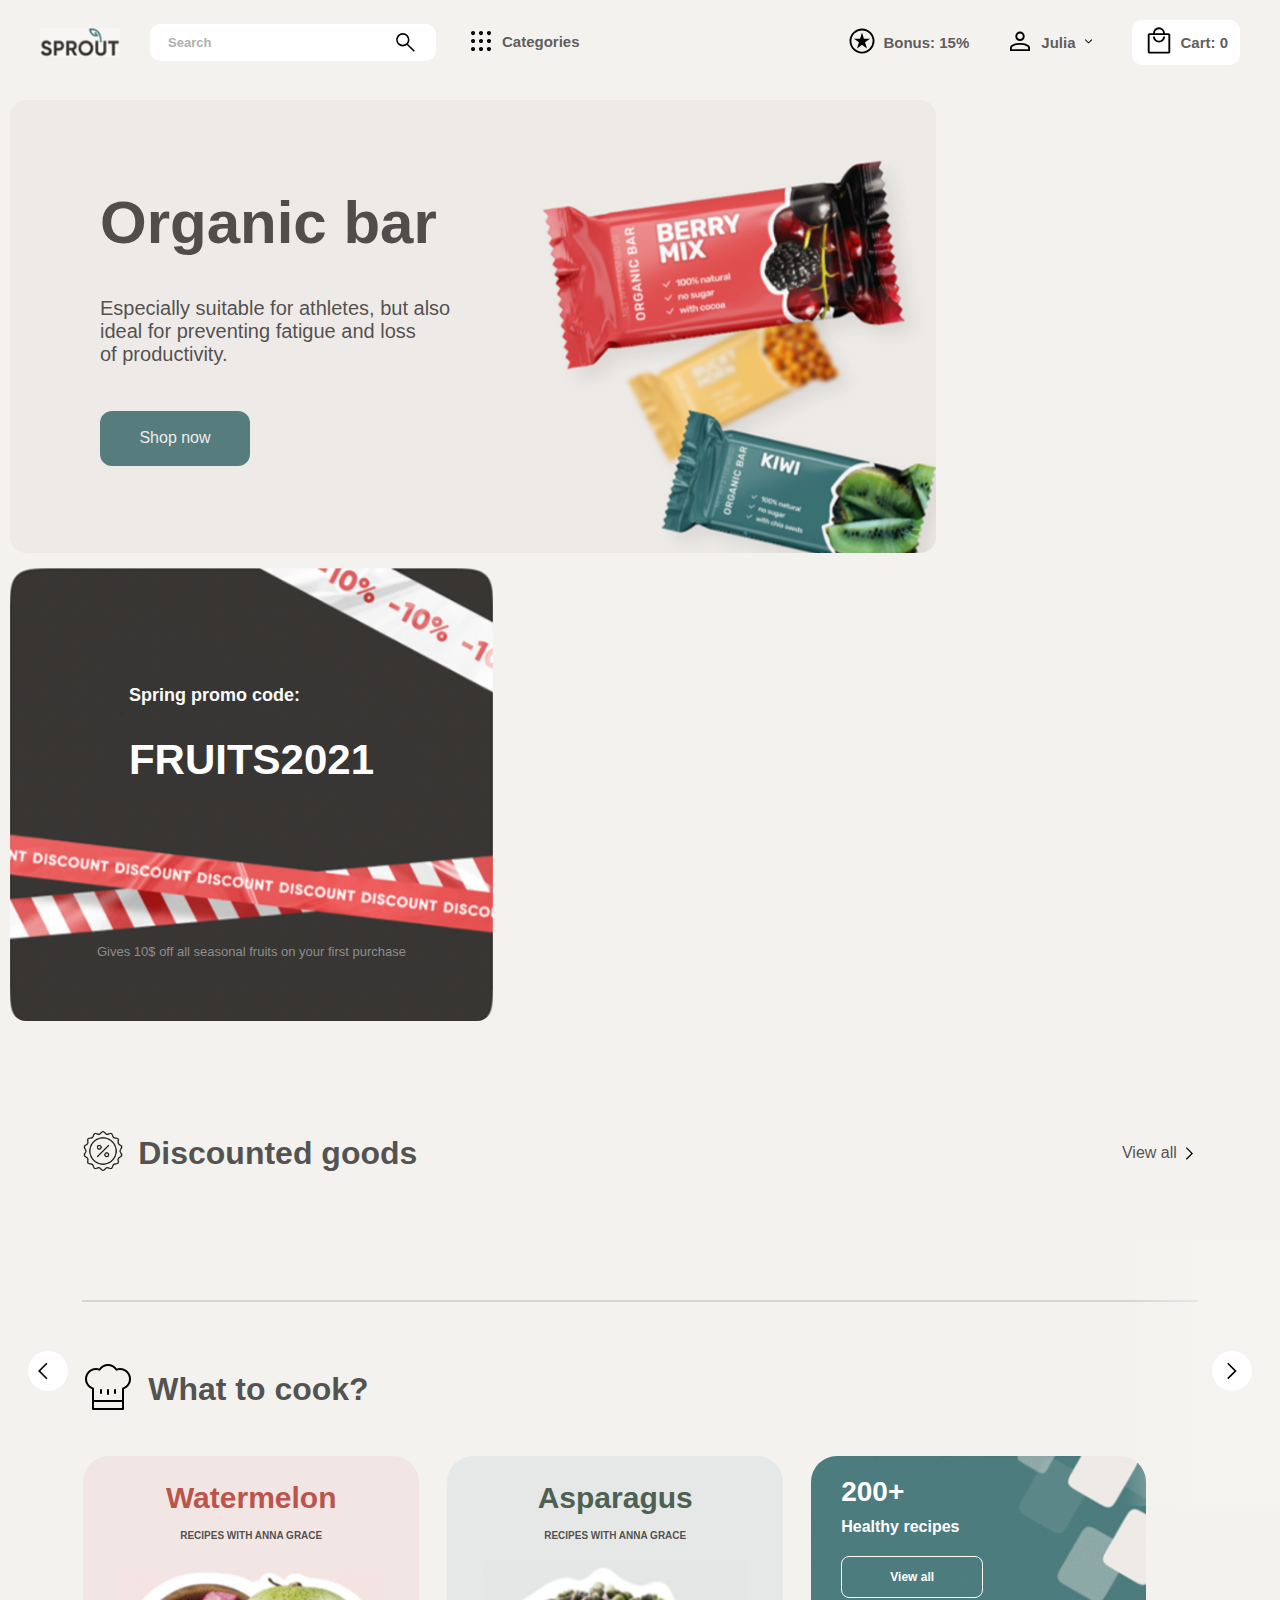
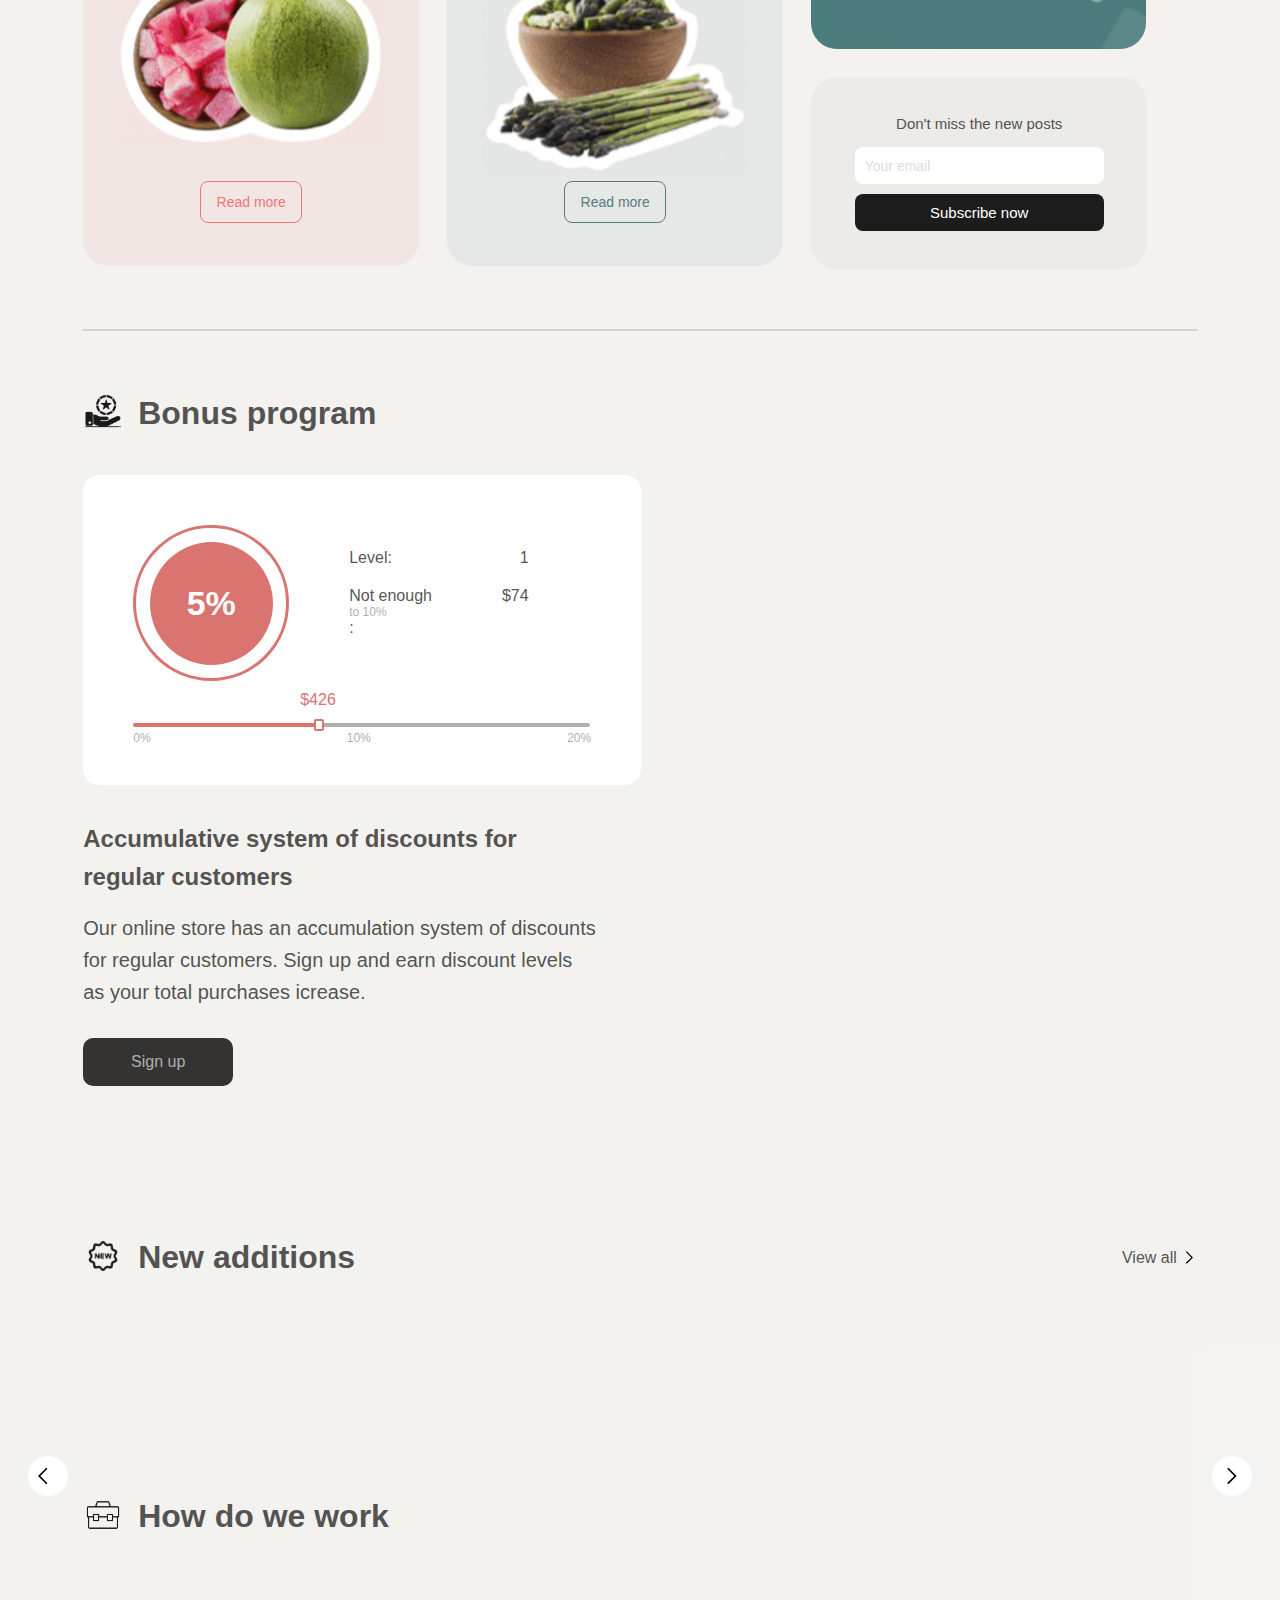
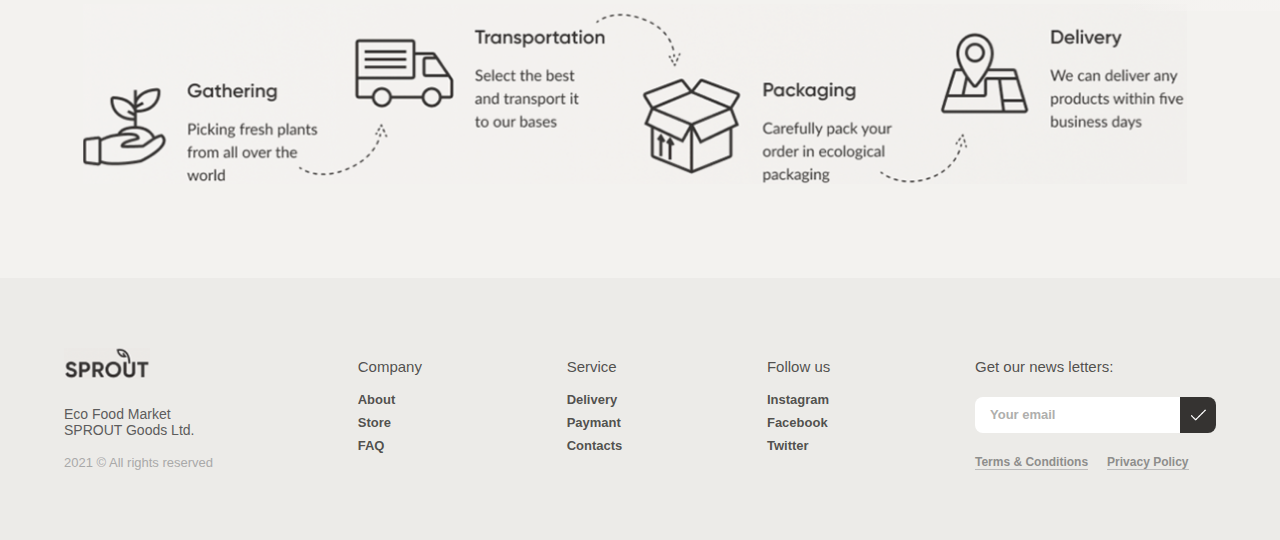
<file: index.html>
<!DOCTYPE html>
<html lang="en">

<head>
    <meta charset="UTF-8">
    <meta http-equiv="X-UA-Compatible" content="IE=edge">
    <meta name="viewport" content="width=device-width, initial-scale=1.0">
    <link rel="stylesheet" href="./css/style.css">
    <title>Document</title>
</head>

<body>
    <header>
        <div class="left">
            <div class="allCategories" id="categoriesPlace"></div>
            <div class="logo" id="logo">
                <img src="./Images/logo.png" alt="" width="80px">
            </div>

            <div class="search">
                <div class="text">Search</div>
                <div class="icon">
                    <img src="./Images/icons/search.svg" alt="">
                </div>
            </div>

            <div class="categories" id="categoriesBtn">
                <div class="icon">
                    <img src="./Images/icons/categories.svg" alt="">
                </div>

                <div class="text">Categories</div>
            </div>
        </div>


        <div class="right">
            <div class="cartInfo" id="selectedProducts">
                <div class="h4">My shopping cart:</div>
                <div class="cards" id="placeForSelectedProducts"></div>
                <div class="subtotal">
                    <div class="text">Subtotal:</div>
                    <div class="fullprice">$ <span id="subtotal">0</span></div>
                </div>
                <div class="btn">To checkout</div>
            </div>
            <div class="bonus" id="test">
                <div class="icon">
                    <img src="./Images/icons/star.svg" alt="">
                </div>

                <div class="text">Bonus: 15%</div>
            </div>

            <div class="person">
                <div class="icon">
                    <img src="./Images/icons/person.svg" alt="">
                </div>

                <div class="name">Julia</div>

                <div class="arrow">
                    <img src="./Images/icons/smArrdown.svg" alt="">
                </div>
            </div>

            <div class="cart" id="cart">
                <div class="icon">
                    <img src="./Images/icons/cart.svg" alt="">
                </div>

                <div class="text">Cart: <span id="amoutOfproductsInCart">0</span></div>
            </div>

            <div class="menu" id="mobileCategories">
                <div class="icon">
                    <img src="./Images/icons/menu.png" alt="">
                </div>
            </div>


        </div>
    </header>
    <main class="homePage">

        <section class="first">
            <div class="rowFirst">
                <div class="block1">
                    <div class="text">
                        <div class="tittle">Organic bar</div>
                        <div class="description">Especially suitable for athletes, but also<br>ideal for preventing
                            fatigue and loss<br>of productivity.</div>
                        <div class="button">Shop now</div>
                    </div>
                    <div class="image">
                        <img src="./Images/musli.png" alt="">
                    </div>
                </div>
                <div class="block2">
                    <div>
                        <div class="tittle">Spring promo code:</div>
                        <div class="promo">FRUITS2021</div>
                    </div>
                    <div class="text">Gives 10$ off all seasonal fruits on your first purchase</div>
                </div>

                <div class="circles">
                    <div class="circle"></div>
                    <div class="circle -light"></div>
                </div>
            </div>

            <div class="rowSecond">
                <div class="buttons">
                    <div class="navButt">
                        <img src="./Images/icons/arrow_back.svg" alt="">
                    </div>
                    <div class="navButt">
                        <img src="./Images/icons/arrow_forward.svg" alt="">
                    </div>
                </div>
                <div class="row">
                    <div class="discountText">
                        <div class="icon">
                            <img src="./Images/icons/discount.png" alt="">
                        </div>
                        <div class="tittle">Discounted goods</div>
                    </div>

                    <div class="view">
                        <div class="text">View all</div>
                        <div class="arrow">
                            <img src="./Images/icons/arrow_forward.svg" alt="">
                        </div>
                    </div>
                </div>

                <div class="allCards" id="allCardsPlace">
                    <div class="bg"></div>
                </div>
            </div>
        </section>

        <div class="horizontalLine"></div>

        <section class="second">
            <div class="row">
                <div class="icon">
                    <img src="./Images/icons/chef cap.png" alt="">
                </div>
                <div class="tittle">What to cook?</div>
            </div>

            <div class="cards">

                <div class="card -pin">
                    <div class="screen">
                        <div class="name">Watermelon</div>
                        <div class="description">RECIPES WITH ANNA GRACE</div>
                        <div class="pic">
                            <img src="./Images/watermelon.png" alt="" style="margin-top: 10px;">
                        </div>
                        <div class="btn"> Read more</div>
                    </div>

                    <div class="picMobile">
                        <img src="./Images/watermelon.png" alt="">
                    </div>
                </div>

                <div class="card -gr">
                    <div class="screen">
                        <div class="name">Asparagus</div>
                        <div class="description">RECIPES WITH ANNA GRACE</div>
                        <div class="pic">
                            <img src="./Images/asparagus.png" alt="">
                        </div>
                        <div class="btn"> Read more</div>
                    </div>

                    <div class="picMobile">
                        <img src="./Images/asparagus.png" alt="">
                    </div>
                </div>

                <div class="cardLast">
                    <div class="recipies">
                        <div class="amount">200+</div>
                        <div class="tittle">Healthy recipes</div>
                        <div class="view">View all</div>
                    </div>

                    <div class="cta">
                        <div class="text">Don't miss the new posts</div>
                        <div class="email">Your email</div>
                        <div class="btn">Subscribe now</div>
                    </div>
                </div>
            </div>
        </section>

        <div class="horizontalLine"></div>

        <section class="third">
            <div class="row">
                <div class="icon">
                    <img src="./Images/icons/bonusIcon.png" alt="">
                </div>
                <div class="tittle">Bonus program</div>
            </div>

            <div class="cards">
                <div class="card">
                    <div class="mainInfo">
                        <div class="circle">
                            <div class="currentPerc">5%</div>
                        </div>

                        <div class="info">
                            <div class="rowX -x">
                                <div class="text">Level:</div>
                                <div class="numb">1</div>
                            </div>

                            <div class="rowX">
                                <div class="text">Not enough <span class="percent">to 10%</span>:</div>
                                <div class="numb">$74</div>
                            </div>
                        </div>
                    </div>
                    <div class="sum">$426</div>

                    <div class="line">
                        <div class="redLine"></div>
                        <div class="square"></div>
                        <div class="greyLine"></div>
                    </div>

                    <div class="percent">
                        <div>0%</div>
                        <div>10%</div>
                        <div>20%</div>
                    </div>
                </div>

                <div class="lastCard">
                    <div class="tittle">Accumulative system of discounts for<br>regular customers</div>
                    <div class="description">Our online store has an accumulation system of discounts<br>for regular
                        customers. Sign up and earn discount levels<br>as your total purchases icrease.</div>
                    <div class="btn">Sign up</div>
                </div>
            </div>


            <div class="rowSecond">
                <div class="buttons">
                    <div class="navButt">
                        <img src="./Images/icons/arrow_back.svg" alt="">
                    </div>
                    <div class="navButt">
                        <img src="./Images/icons/arrow_forward.svg" alt="">
                    </div>
                </div>
                <div class="row">
                    <div class="text">
                        <div class="icon">
                            <img src="./Images/icons/new.png" alt="">
                        </div>
                        <div class="tittle">New additions</div>
                    </div>

                    <div class="view">
                        <div class="text">View all</div>
                        <div class="arrow">
                            <img src="./Images/icons/arrow_forward.svg" alt="">
                        </div>
                    </div>
                </div>

                <div class="allCards" id="newAdditions">
                    <div class="bg"></div>
                </div>
            </div>


            <div class="row1">
                <div class="icon">
                    <img src="./Images/icons/case.png" alt="">
                </div>
                <div class="tittle">How do we work</div>
            </div>

            <div class="rowLast">

                <img src="./Images/deliveryInfo.png" alt="">
            </div>
            <div class="mobileRowLast">

                <img src="./Images/mobDeliveryInfo.png" alt="">
            </div>

        </section>

    </main>


    <main class="driedFruitCategory">
        <section class="content">
            <nav class="navigation">
                <div class="tittle">Filter</div>

                <div class="section">
                    <div class="filterName">
                        <div class="name">Price</div>
                        <div class="icon">
                            <img src="./Images/icons/arrowUp.png" alt="" width="10px">
                        </div>
                    </div>

                    <div class="adjustment">
                        <div class="scale">
                            <div class="start">0</div>
                            <div class="end">120</div>
                        </div>
                        <div class="scaleLine">
                            <div class="rectangle"></div>
                            <div class="darkLine"></div>
                            <div class="rectangle"></div>
                            <div class="lightLine"></div>
                        </div>
                    </div>

                    <div class="row">
                        <div class="column">
                            <div class="text">From</div>
                            <div class="input">$ 0</div>
                        </div>

                        <div class="column">
                            <div class="text">To</div>
                            <div class="input">$ 20</div>
                        </div>
                    </div>
                </div>
                <div class="line"></div>

                <div class="section">
                    <div class="filterName">
                        <div class="name">Brand</div>
                        <div class="icon">
                            <img src="./Images/icons/arrowUp.png" alt="" width="10px">
                        </div>
                    </div>

                    <div class="input">
                        <div class="text">Name of brand</div>
                        <div class="icon">
                            <img src="./Images/icons/search.svg" alt="">
                        </div>
                    </div>

                    <div class="brandsBlock">
                        <div class="brands">
                            <div class="row">
                                <div class="square"></div>
                                <div class="brandName">Artisana</div>
                            </div>
                            <div class="row">
                                <div class="square"></div>
                                <div class="brandName">Barney</div>
                            </div>
                            <div class="row">
                                <div class="square"></div>
                                <div class="brandName">Betty Lou's</div>
                            </div>
                            <div class="row">
                                <div class="square"></div>
                                <div class="brandName">Dastony</div>
                            </div>
                            <div class="row">
                                <div class="square"></div>
                                <div class="brandName">Gopal's</div>
                            </div>
                            <div class="row">
                                <div class="square"></div>
                                <div class="brandName">Mighty Sesame</div>
                            </div>
                        </div>
                        <div class="vertLine">
                            <div class="darkPart"></div>
                        </div>
                    </div>
                </div>
                <div class="line"></div>

                <div class="section">
                    <div class="filterName">
                        <div class="name">Form</div>
                        <div class="icon">
                            <img src="./Images/icons/arrowUp.png" alt="" width="10px">
                        </div>
                    </div>
                    <div class="form">
                        <div class="row">
                            <div class="square"></div>
                            <div class="text">Prepackaged</div>
                        </div>
                        <div class="row">
                            <div class="square -active">
                                <img src="./Images/icons/done.png" alt="">
                            </div>
                            <div class="text">On weight</div>
                        </div>
                    </div>
                </div>
                <div class="line"></div>

                <div class="section">
                    <div class="filterName">
                        <div class="name">Volume</div>
                        <div class="icon">
                            <img src="./Images/icons/arrowUp.png" alt="" width="10px">
                        </div>
                    </div>

                    <div class="form">
                        <div class="row">
                            <div class="square -active">
                                <img src="./Images/icons/done.png" alt="">
                            </div>
                            <div class="text">No matter</div>
                        </div>

                        <div class="row">
                            <div class="square"></div>
                            <div class="text">&#60; 10g</div>
                            <div class="amount">(2)</div>
                        </div>
                        <div class="row">
                            <div class="square"></div>
                            <div class="text">10g - 60g </div>
                            <div class="amount">(6)</div>
                        </div>
                        <div class="row">
                            <div class="square"></div>
                            <div class="text">60g - 200g </div>
                            <div class="amount">(22)</div>
                        </div>
                        <div class="row">
                            <div class="square"></div>
                            <div class="text">&#62; 200g </div>
                            <div class="amount">(54)</div>
                        </div>
                    </div>
                </div>
                <div class="line"></div>

                <div class="section">
                    <div class="filterName">
                        <div class="name">Special features</div>
                        <div class="icon">
                            <img src="./Images/icons/smArrdown.svg" alt="" width="20px">
                        </div>
                    </div>
                </div>
                <div class="line"></div>

                <div class="section">
                    <div class="filterName">
                        <div class="name">Other items</div>
                        <div class="icon">
                            <img src="./Images/icons/smArrdown.svg" alt="" width="20px">
                        </div>
                    </div>
                </div>
                <div class="line"></div>

                <div class="section">
                    <div class="filterName">
                        <div class="name">Country</div>
                        <div class="icon">
                            <img src="./Images/icons/smArrdown.svg" alt="" width="20px">
                        </div>
                    </div>
                </div>

            </nav>



            <div class="mainContent">
                <div class="way">Homepage / <span id="wayToChoosenCategory"></span></div>

                <div class="h2" id="choosenCategoryName"></div>
                <div class="mobileFilter">
                    <div class="filter">Filter(2)</div>
                    <div class="text"> Showed 84 goods</div>
                </div>

                <div class="showedAmount">
                    <div class="right"> Showed <span id="showedGoodsAmount"></span> goods</div>

                    <div class="sort">
                        <div class="text">Sort by</div>
                        <div class="choose">
                            <div class="text">Relevancy</div>
                            <div class="icon">
                                <img src="./Images/icons/smArrdown.svg" alt="">
                            </div>
                        </div>
                    </div>
                </div>

                <div class="filterInfo">
                    <div class="filter">
                        <div class="text">Price</div>
                        <div class="filterPrice">$0-$20</div>
                        <div class="icon">
                            <img src="./Images/icons/cross.png" alt="">
                        </div>
                    </div>

                    <div class="filter">
                        <div class="text">Form</div>
                        <div class="filterPrice">On weight</div>
                        <div class="icon">
                            <img src="./Images/icons/cross.png" alt="">
                        </div>
                    </div>

                    <div class="clean">Clear all filters</div>
                </div>

                <div class="allcards" id="placeForSelectedCategory">

                </div>

                <div class="btnLoad">
                    <div class="icon">
                        <img src="./Images/icons/loading.png" alt="">
                    </div>
                    <div class="text">Load more</div>
                </div>
            </div>
        </section>
    </main>

    <main class="productCard">


        <div class="line"></div>

        <section class="peopleAlsoLike">
            <div class="h4">People also like</div>
            <div class="allcards" id="peopleAlsoLikeIt">

            </div>
        </section>
    </main>

    <footer>
        <div class="content">
            <div class="company">
                <div class="logo">
                    <img src="./Images/loroFooter.png" alt="" width="86px">
                </div>
                <div class="text">Eco Food Market<br>SPROUT Goods Ltd.</div>
                <div class="info">2021 &copy; All rights reserved</div>
            </div>

            <div class="navigation">
                <div class="name">Company</div>
                <div class="nav">
                    <div>About</div>
                    <div class="text">Store</div>
                    <div>FAQ</div>
                </div>
            </div>
            <div class="navigation">
                <div class="name">Service</div>
                <div class="nav">
                    <div>Delivery</div>
                    <div class="text">Paymant</div>
                    <div>Contacts</div>
                </div>
            </div>
            <div class="navigation">
                <div class="name">Follow us</div>
                <div class="nav">
                    <div>Instagram</div>
                    <div class="text">Facebook</div>
                    <div>Twitter</div>
                </div>
            </div>
            <div class="cta">
                <div class="text">Get our news letters:</div>
                <div class="input">
                    <div class="whitePart"> Your email</div>
                    <div class="darkPart">
                        <img src="./Images/icons/done.png" alt="">
                    </div>
                </div>
                <div class="links">
                    <div class="text -mar">Terms & Conditions</div>
                    <div class="text">Privacy Policy</div>
                </div>
            </div>
        </div>

        <div class="mobileFooter">
            <div class="cta">
                <div class="text">Get our news letters:</div>
                <div class="input">
                    <div class="whitePart"> Your email</div>
                    <div class="darkPart">
                        <img src="./Images/icons/done.png" alt="">
                    </div>
                </div>
            </div>

            <div class="column">
                <div class="navigation">
                    <div class="name">Company</div>
                    <div class="nav">
                        <div>About</div>
                        <div class="text">Store</div>
                        <div>FAQ</div>
                    </div>
                </div>
                <div class="navigation">
                    <div class="name">Service</div>
                    <div class="nav">
                        <div>Delivery</div>
                        <div class="text">Paymant</div>
                        <div>Contacts</div>
                    </div>
                </div>
                <div class="navigation">
                    <div class="name">Follow us</div>
                    <div class="nav">
                        <div>Instagram</div>
                        <div class="text">Facebook</div>
                        <div>Twitter</div>
                    </div>
                </div>
            </div>

            <div class="company">
                <div class="logo">
                    <img src="./Images/loroFooter.png" alt="" width="86px">
                </div>
                <div class="text">Eco Food Market SPROUT Goods Ltd.</div>
                <div class="links">
                    <div class="text -mar">Terms & Conditions</div>
                    <div class="text">Privacy Policy</div>
                </div>
                <div class="info">2021 &copy; All rights reserved</div>
            </div>
        </div>
    </footer>

    <script src="main.js"></script>
</body>

</html>
</file>
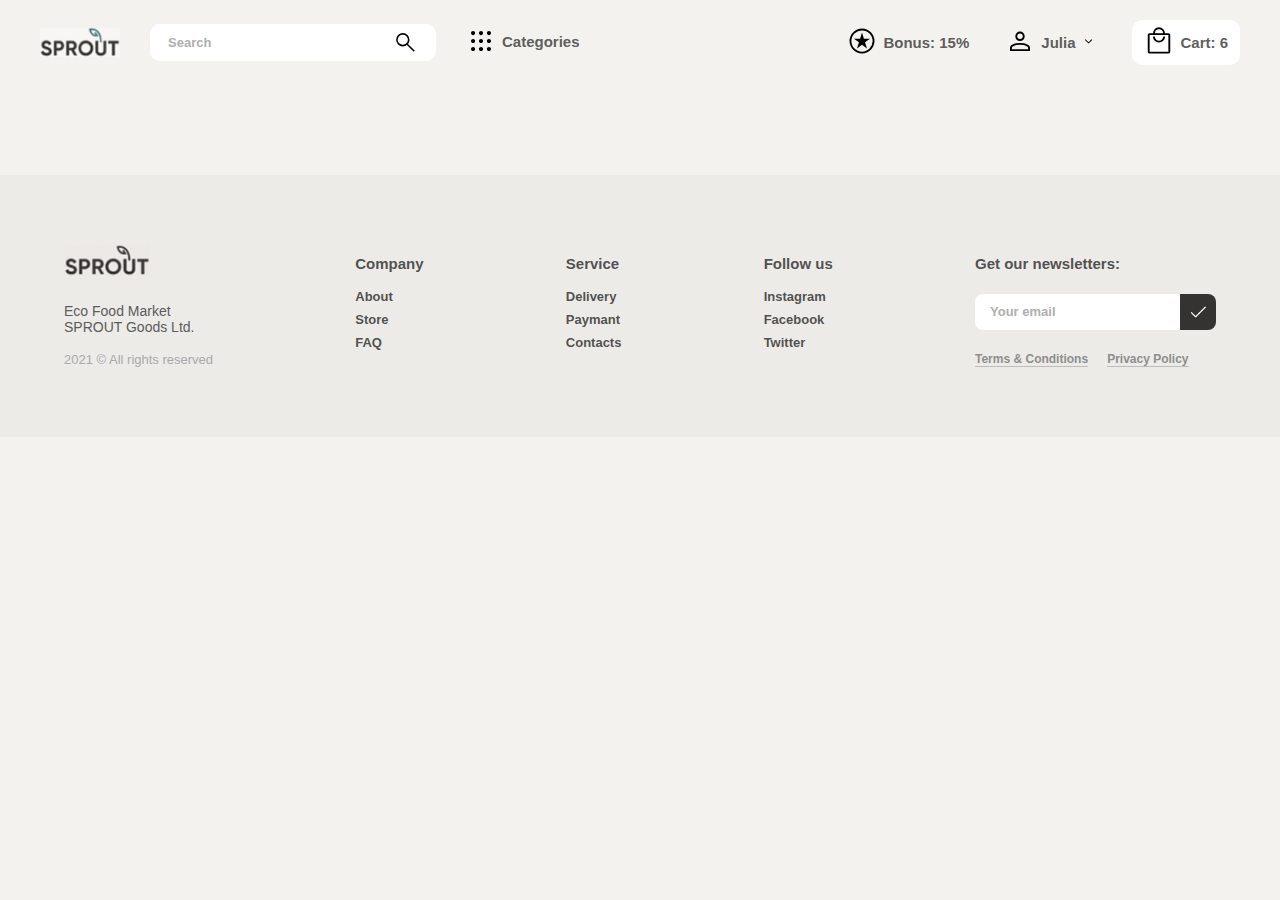
<file: category1/index.html>
<!DOCTYPE html>
<html lang="en">

<head>
    <meta charset="UTF-8">
    <meta http-equiv="X-UA-Compatible" content="IE=edge">
    <meta name="viewport" content="width=device-width, initial-scale=1.0">
    <link rel="stylesheet" href="./css/style.css">
    <title>Document</title>
</head>

<body>
    <header>
        <div class="left">
            <div class="logo">
                <img src="./Images/logo.png" alt="" width="80px">
            </div>

            <div class="search">
                <div class="text">Search</div>
                <div class="icon">
                    <img src="./Images/icons/search.svg" alt="">
                </div>
            </div>

            <div class="categories">
                <div class="icon">
                    <img src="./Images/icons/categories.svg" alt="">
                </div>

                <div class="text">Categories</div>
            </div>
        </div>


        <div class="right">
            <div class="bonus">
                <div class="icon">
                    <img src="./Images/icons/star.svg" alt="">
                </div>

                <div class="text">Bonus: 15%</div>
            </div>

            <div class="person">
                <div class="icon">
                    <img src="./Images/icons/person.svg" alt="">
                </div>

                <div class="name">Julia</div>

                <div class="arrow">
                    <img src="./Images/icons/smArrdown.svg" alt="">
                </div>
            </div>

            <div class="cart">
                <div class="icon">
                    <img src="./Images/icons/cart.svg" alt="">
                </div>

                <div class="text">Cart: 6</div>
            </div>


        </div>
    </header>
    <main class="driedFruitCategory">
    <section class="content">
        <nav class="navigation">
            <div class="tittle">Filter</div>

            <div  class="section">
                <div class="filterName">
                    <div class="name">Price</div>
                    <div class="icon">
                        <img src="./Images/icons/arrowUp.png" alt="" width="10px">
                    </div>
                </div>

                <div class="adjustment">
                    <div class="scale">
                        <div class="start">0</div>
                        <div class="end">120</div>
                    </div>
                    <div class="scaleLine">
                        <div class="rectangle"></div>
                        <div class="darkLine"></div>
                        <div class="rectangle"></div>
                        <div class="lightLine"></div>
                    </div>
                </div>
                
                <div class="row">
                    <div class="column">
                        <div class="text">From</div>
                        <div class="input">$ 0</div>
                    </div>

                    <div class="column">
                        <div class="text">To</div>
                        <div class="input">$ 20</div>
                    </div>
                </div>
            </div>
            <div class="line"></div>

            <div class="section">
                <div class="filterName">
                    <div class="name">Brand</div>
                    <div class="icon">
                        <img src="./Images/icons/arrowUp.png" alt="" width="10px">
                    </div>
                </div>

                <div class="input">
                    <div class="text">Name of brand</div>
                    <div class="icon">
                        <img src="./Images/icons/search.svg" alt="">
                    </div>
                </div>

                <div class="brandsBlock">
                    <div class="brands">
                        <div class="row">
                            <div class="square"></div>
                            <div class="brandName">Artisana</div>
                        </div>
                        <div class="row">
                            <div class="square"></div>
                            <div class="brandName">Barney</div>
                        </div>
                        <div class="row">
                            <div class="square"></div>
                            <div class="brandName">Betty Lou's</div>
                        </div>
                        <div class="row">
                            <div class="square"></div>
                            <div class="brandName">Dastony</div>
                        </div>
                        <div class="row">
                            <div class="square"></div>
                            <div class="brandName">Gopal's</div>
                        </div>
                        <div class="row">
                            <div class="square"></div>
                            <div class="brandName">Mighty Sesame</div>
                        </div>
                    </div>
                    <div class="vertLine">
                        <div class="darkPart"></div>
                    </div>
                </div>
            </div>
            <div class="line"></div>

            <div class="section">
                <div class="filterName">
                    <div class="name">Form</div>
                    <div class="icon">
                        <img src="./Images/icons/arrowUp.png" alt="" width="10px">
                    </div>
                </div>
                <div class="form">
                    <div class="row">
                        <div class="square"></div>
                        <div class="text">Prepackaged</div>
                    </div>
                    <div class="row">
                        <div class="square -active">
                            <img src="./Images/icons/done.png" alt="">
                        </div>
                        <div class="text">On weight</div>
                    </div>
                </div>
            </div>
            <div class="line"></div>

            <div class="section">
                <div class="filterName">
                    <div class="name">Volume</div>
                    <div class="icon">
                        <img src="./Images/icons/arrowUp.png" alt="" width="10px">
                    </div>
                </div>

                <div class="form">
                    <div class="row">
                        <div class="square -active">
                            <img src="./Images/icons/done.png" alt="">
                        </div>
                        <div class="text">No matter</div>
                    </div>

                    <div class="row">
                        <div class="square"></div>
                        <div class="text">&#60; 10g</div>
                        <div class="amount">(2)</div>
                    </div>
                    <div class="row">
                        <div class="square"></div>
                        <div class="text">10g - 60g </div>
                        <div class="amount">(6)</div>
                    </div>
                    <div class="row">
                        <div class="square"></div>
                        <div class="text">60g - 200g </div>
                        <div class="amount">(22)</div>
                    </div>
                    <div class="row">
                        <div class="square"></div>
                        <div class="text">&#62; 200g </div>
                        <div class="amount">(54)</div>
                    </div>
                </div>
            </div>
            <div class="line"></div>

            <div class="section">
                <div class="filterName">
                    <div class="name">Special features</div>
                    <div class="icon">
                        <img src="./Images/icons/smArrdown.svg" alt="" width="20px">
                    </div>
                </div>
            </div>
            <div class="line"></div>

            <div class="section">
                <div class="filterName">
                    <div class="name">Other items</div>
                    <div class="icon">
                        <img src="./Images/icons/smArrdown.svg" alt="" width="20px">
                    </div>
                </div>
            </div>
            <div class="line"></div>

            <div class="section">
                <div class="filterName">
                    <div class="name">Country</div>
                    <div class="icon">
                        <img src="./Images/icons/smArrdown.svg" alt="" width="20px">
                    </div>
                </div>
            </div>
            
        </nav>



        <div class="mainContent">
            <div class="way">Homepage / Dried fruits</div>

            <div class="h2">Dried fruits</div>

            <div class="showedAmount">
                <div class="right"> Showed 84 goods</div>

                <div class="sort">
                    <div class="text">Sort by</div>
                    <div class="choose">
                        <div class="text">Relevancy</div>
                        <div class="icon">
                            <img src="./Images/icons/smArrdown.svg" alt="">
                        </div>
                    </div>
                </div>
            </div>

            <div class="filterInfo">
                <div class="filter">
                    <div class="text">Price</div>
                    <div class="filterPrice">$0-$20</div>
                    <div class="icon">
                        <img src="./Images/icons/cross.png" alt="">
                    </div>
                </div>

                <div class="filter">
                    <div class="text">Form</div>
                    <div class="filterPrice">On weight</div>
                    <div class="icon">
                        <img src="./Images/icons/cross.png" alt="">
                    </div>
                </div>

                <div class="clean">Clear all filters</div>
            </div>

            <div class="allcards">
                <div class="card">
                        <div class="header">
                            <div class="pic">
                                <img src="./Images/discountGoods/blackBerry.png" alt="">
                            </div>
                            <div class="info">
                                <div class="rate">
                                    <div class="icon">
                                        <img src="./Images/icons/rateStar.png" alt="">
                                    </div>

                                    <div class="grate">5/5</div>
                                </div>

                                <div class="sale">ON SALE</div>
                            </div>
                        </div>
                        <div class="name">Blackberry bluestem</div>
                        <div class="cta">
                            <div class="btn">
                                <div class="add">Add</div>
                                <div class="plus">+</div>
                            </div>
                            <div class="pricesPace">
                                <div class="oldPrice">6.00</div>
                                <div class="newPrice">$ 4.00</div>
                                <div class="pace">/ 500g</div>
                            </div>
                        </div>
                </div>
                <div class="card">
                        <div class="header">
                            <div class="pic">
                                <img src="./Images/discountGoods/blackBerry.png" alt="">
                            </div>
                            <div class="info">
                                <div class="rate">
                                    <div class="icon">
                                        <img src="./Images/icons/rateStar.png" alt="">
                                    </div>

                                    <div class="grate">5/5</div>
                                </div>

                                <div class="sale">ON SALE</div>
                            </div>
                        </div>
                        <div class="name">Blackberry bluestem</div>
                        <div class="cta">
                            <div class="btn">
                                <div class="add">Add</div>
                                <div class="plus">+</div>
                            </div>
                            <div class="pricesPace">
                                <div class="oldPrice">6.00</div>
                                <div class="newPrice">$ 4.00</div>
                                <div class="pace">/ 500g</div>
                            </div>
                        </div>
                </div>
                <div class="card">
                        <div class="header">
                            <div class="pic">
                                <img src="./Images/discountGoods/blackBerry.png" alt="">
                            </div>
                            <div class="info">
                                <div class="rate">
                                    <div class="icon">
                                        <img src="./Images/icons/rateStar.png" alt="">
                                    </div>

                                    <div class="grate">5/5</div>
                                </div>

                                <div class="sale">ON SALE</div>
                            </div>
                        </div>
                        <div class="name">Blackberry bluestem</div>
                        <div class="cta">
                            <div class="btn">
                                <div class="add">Add</div>
                                <div class="plus">+</div>
                            </div>
                            <div class="pricesPace">
                                <div class="oldPrice">6.00</div>
                                <div class="newPrice">$ 4.00</div>
                                <div class="pace">/ 500g</div>
                            </div>
                        </div>
                </div>
                <div class="card">
                        <div class="header">
                            <div class="pic">
                                <img src="./Images/discountGoods/blackBerry.png" alt="">
                            </div>
                            <div class="info">
                                <div class="rate">
                                    <div class="icon">
                                        <img src="./Images/icons/rateStar.png" alt="">
                                    </div>

                                    <div class="grate">5/5</div>
                                </div>

                                <div class="sale">ON SALE</div>
                            </div>
                        </div>
                        <div class="name">Blackberry bluestem</div>
                        <div class="cta">
                            <div class="btn">
                                <div class="add">Add</div>
                                <div class="plus">+</div>
                            </div>
                            <div class="pricesPace">
                                <div class="oldPrice">6.00</div>
                                <div class="newPrice">$ 4.00</div>
                                <div class="pace">/ 500g</div>
                            </div>
                        </div>
                </div>
                <div class="card">
                        <div class="header">
                            <div class="pic">
                                <img src="./Images/discountGoods/blackBerry.png" alt="">
                            </div>
                            <div class="info">
                                <div class="rate">
                                    <div class="icon">
                                        <img src="./Images/icons/rateStar.png" alt="">
                                    </div>

                                    <div class="grate">5/5</div>
                                </div>

                                <div class="sale">ON SALE</div>
                            </div>
                        </div>
                        <div class="name">Blackberry bluestem</div>
                        <div class="cta">
                            <div class="btn">
                                <div class="add">Add</div>
                                <div class="plus">+</div>
                            </div>
                            <div class="pricesPace">
                                <div class="oldPrice">6.00</div>
                                <div class="newPrice">$ 4.00</div>
                                <div class="pace">/ 500g</div>
                            </div>
                        </div>
                </div>
            </div>

            <div class="btnLoad">
                <div class="icon">
                    <img src="./Images/icons/loading.png" alt="">
                </div>
                <div class="text">Load more</div>
            </div>
        </div>
    </section>
    </main>
    <footer>
        <div class="content">
            <div class="company">
                <div class="logo">
                    <img src="./Images/loroFooter.png" alt="" width="86px">
                </div>
                <div class="text">Eco Food Market<br>SPROUT Goods Ltd.</div>
                <div class="info">2021 &copy; All rights reserved</div>
            </div>
            
            <div class="navigation">
                <div class="name">Company</div>
                <div class="nav">
                    <div>About</div>
                    <div class="text">Store</div>
                    <div>FAQ</div>
                </div>
            </div>
            <div class="navigation">
                <div class="name">Service</div>
                <div class="nav">
                    <div>Delivery</div>
                    <div class="text">Paymant</div>
                    <div>Contacts</div>
                </div>
            </div>
            <div class="navigation">
                <div class="name">Follow us</div>
                <div class="nav">
                    <div>Instagram</div>
                    <div class="text">Facebook</div>
                    <div>Twitter</div>
                </div>
            </div>
            <div class="cta">
                <div class="text">Get our newsletters:</div>
                <div class="input">
                    <div class="whitePart"> Your email</div>
                    <div class="darkPart">
                        <img src="./Images/icons/done.png" alt="">
                    </div>
                </div>
                <div class="links">
                    <div class="text -mar">Terms & Conditions</div>
                    <div class="text">Privacy Policy</div>
                </div>
            </div>
        </div>
    </footer>
</body>

</html>
</file>
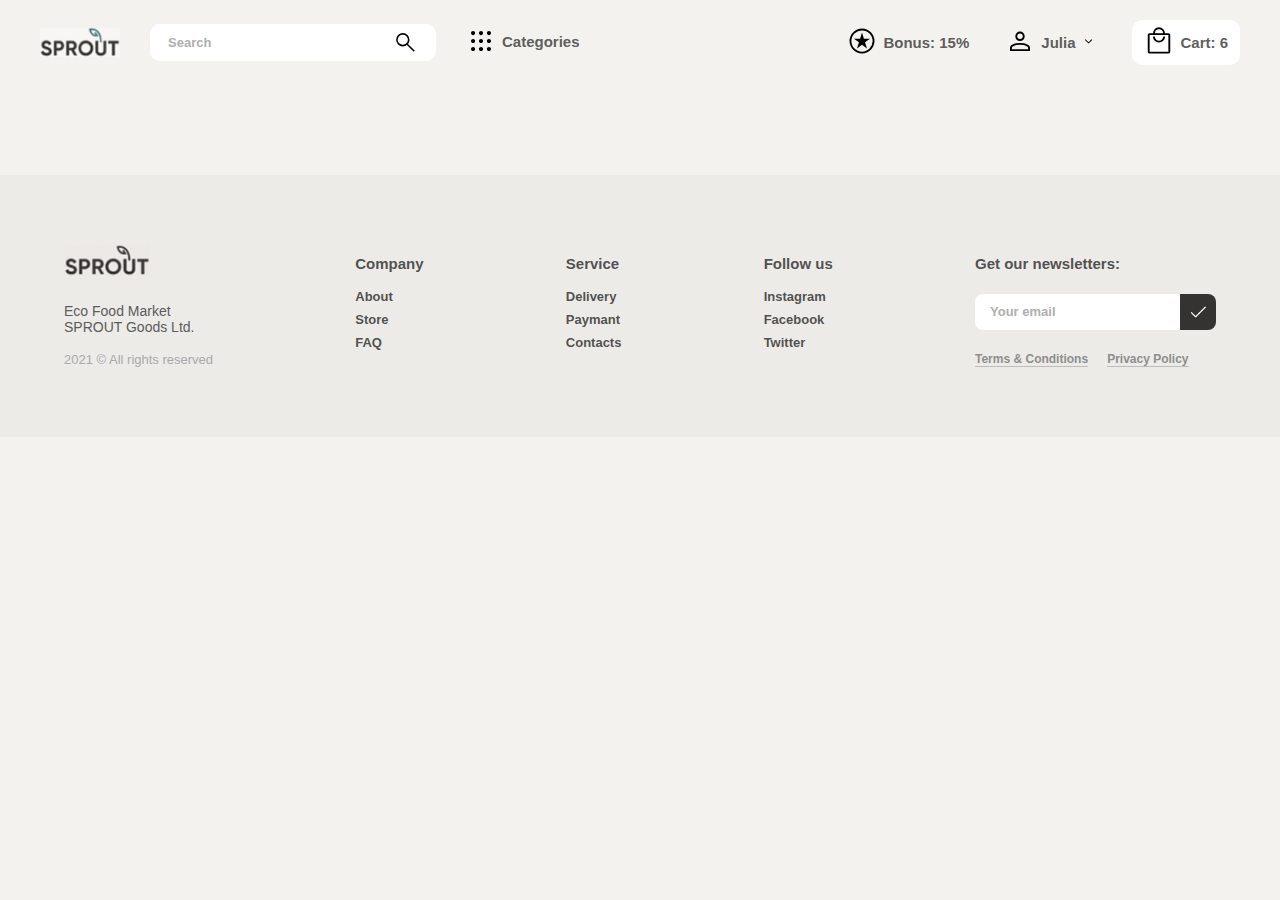
<file: Product/index.html>
<!DOCTYPE html>
<html lang="en">

<head>
    <meta charset="UTF-8">
    <meta http-equiv="X-UA-Compatible" content="IE=edge">
    <meta name="viewport" content="width=device-width, initial-scale=1.0">
    <link rel="stylesheet" href="./css/style.css">
    <title>Document</title>
</head>

<body>
    <header>
        <div class="left">
            <div class="logo">
                <img src="./Images/logo.png" alt="" width="80px">
            </div>

            <div class="search">
                <div class="text">Search</div>
                <div class="icon">
                    <img src="./Images/icons/search.svg" alt="">
                </div>
            </div>

            <div class="categories">
                <div class="icon">
                    <img src="./Images/icons/categories.svg" alt="">
                </div>

                <div class="text">Categories</div>
            </div>
        </div>


        <div class="right">
            <div class="bonus">
                <div class="icon">
                    <img src="./Images/icons/star.svg" alt="">
                </div>

                <div class="text">Bonus: 15%</div>
            </div>

            <div class="person">
                <div class="icon">
                    <img src="./Images/icons/person.svg" alt="">
                </div>

                <div class="name">Julia</div>

                <div class="arrow">
                    <img src="./Images/icons/smArrdown.svg" alt="">
                </div>
            </div>

            <div class="cart">
                <div class="icon">
                    <img src="./Images/icons/cart.svg" alt="">
                </div>

                <div class="text">Cart: 6</div>
            </div>


        </div>
    </header>
    <main class="productCard">
        <section class="productInfo">
            <div class="way">Homepage / Dried fruits /Gold apricots Jumbo</div>

            <div class="mainContent">
                <div class="left">
                    <div class="row1">
                        <div class="icon">
                            <img src="./Images/icons/arrow_back.svg" alt="">
                        </div>
                        <div class="text">To Dried fruits</div>
                    </div>

                    <div class="image">
                        <img src="./Images/apric.png" alt="">
                    </div>

                    <div class="row2">
                        <div class="h4">Customers rewiew</div>
                        <div class="grade">
                            <div class="stars">
                                <img src="./Images/icons/rateStar.png" alt="">
                                <img src="./Images/icons/rateStar.png" alt="">
                                <img src="./Images/icons/rateStar.png" alt="">
                                <img src="./Images/icons/rateStar.png" alt="">
                                <img src="./Images/icons/rateStar.png" alt="">
                            </div>
                            <div class="amount">5/5</div>
                            <div class="text">(9 reviews)</div>
                        </div>
                    </div>

                    <div class="reviewCards">
                        <div class="card">
                            <div class="row">
                                <div class="reviewerName">Alexander</div>
                                <div class="commas">
                                    <img src="./Images/icons/commas.png" alt="">
                                </div>
                            </div>
                            <div class="text">This apricots are very deautiful to look at and quite appetizing.</div>
                            <div class="dataAndRate">
                                <div class="data">February 10, 2021</div>
                                <div class="rate">
                                    <img src="./Images/icons/greyStar.png" alt="">
                                    <img src="./Images/icons/greyStar.png" alt="">
                                    <img src="./Images/icons/greyStar.png" alt="">
                                    <img src="./Images/icons/greyStar.png" alt="">
                                    <img src="./Images/icons/lightStar.png" alt="">
                                </div>
                            </div>
                        </div>

                        <div class="card">
                            <div class="row">
                                <div class="reviewerName">Christine</div>
                                <div class="commas">
                                    <img src="./Images/icons/commas.png" alt="">
                                </div>
                            </div>
                            <div class="text">I eat it instead of candy, add it to yogurt and porridge!<br>Very healthy
                                and tasty</div>
                            <div class="dataAndRate">
                                <div class="data">January 25, 2021</div>
                                <div class="rate">
                                    <img src="./Images/icons/greyStar.png" alt="">
                                    <img src="./Images/icons/greyStar.png" alt="">
                                    <img src="./Images/icons/greyStar.png" alt="">
                                    <img src="./Images/icons/greyStar.png" alt="">
                                    <img src="./Images/icons/greyStar.png" alt="">
                                </div>
                            </div>
                        </div>

                        <div class="card">
                            <div class="row">
                                <div class="reviewerName">Andrew</div>
                                <div class="commas">
                                    <img src="./Images/icons/commas.png" alt="">
                                </div>
                            </div>
                            <div class="text">Thanks to the store for the fast delivery!</div>
                            <div class="dataAndRate">
                                <div class="data">January 20, 2021</div>
                                <div class="rate">
                                    <img src="./Images/icons/greyStar.png" alt="">
                                    <img src="./Images/icons/greyStar.png" alt="">
                                    <img src="./Images/icons/greyStar.png" alt="">
                                    <img src="./Images/icons/greyStar.png" alt="">
                                    <img src="./Images/icons/greyStar.png" alt="">
                                </div>
                            </div>
                        </div>
                    </div>

                    <div class="btn">
                        <div class="icon">
                            <img src="./Images/icons/loading.png" alt="">
                        </div>
                        <div class="text">Show all</div>
                    </div>
                </div>



                <div class="right">
                    <div class="h2">Gold apricots Jumbo<br>Limited edition</div>

                    <div class="delivInfo">
                        <div class="inStock">
                            <div class="text">In stock</div>
                            <div class="icon">
                                <img src="./Images/icons/inStoke.png" alt="">
                            </div>
                        </div>
                        <div class="text">Delivery 1-3 business days</div>
                    </div>

                    <div class="info">
                        <div class="column">
                            <div class="name">Composition:</div>
                            <div class="name">Countryz:</div>
                            <div class="name">Brand:</div>
                        </div>
                        <div class="column">
                            <div class="text">Natural apricot</div>
                            <div class="text">Turkey</div>
                            <div class="text">Jumbo</div>
                        </div>

                    </div>

                    <div class="purchase">
                        <div class="price">
                            <div class="tottal">Tottal: $<span id="tottal">10.80</span></div>
                            <div class="priceFor">$ <span id="price">5.40</span> / <span id="weight">500</span>g</div>
                        </div>

                        <div class="choose">
                            <div class="sumb">–</div>
                            <div class="amount"><span id="number">1</span> kg</div>
                            <div class="sumb">+</div>
                        </div>

                        <div class="addBtn">
                            <div class="text">Add to cart</div>
                            <div class="icon">
                                <img src="./Images/icons/whitePlus.png" alt="">
                            </div>
                        </div>
                    </div>

                    <div class="h3">Description:</div>

                    <div class="description">
                        Dried apricots are an important source of carotenoids (vitamin A) and<br>potassium. Because of
                        their fiber-to-volume ratio, they are<br>sometimes used to relieve constipation.<br><br>

                        fibre in apricots normalizes the gastrointestinal tract, saves from<br>constipation, promotes
                        the
                        removal of toxins and impurities, cleaning<br>the liver.<br><br>

                        Dried apricots normally do not have any sugar added and have a low<br>glycemic index. The
                        maximum
                        moisture rate allowed in Turkey is 25%
                    </div>

                    <div class="vitamins">
                        <div class="square">B1</div>
                        <div class="rhombus">B2</div>
                        <div class="circle">C</div>
                        <div class="triangle">A</div>


                        <div class="triangleReverse">E</div>
                    </div>

                    <div class="otherInfo">
                        <div class="row">
                            <div class="text">Nutritional value:</div>
                            <div class="icon">
                                <img src="./Images/icons/smArrdown.svg" alt="">
                            </div>
                        </div>
                        <div class="row">
                            <div class="text">Vitamins</div>
                            <div class="icon">
                                <img src="./Images/icons/smArrdown.svg" alt="">
                            </div>
                        </div>
                        <div class="row">
                            <div class="text">Minerals</div>
                            <div class="icon">
                                <img src="./Images/icons/smArrdown.svg" alt="">
                            </div>
                        </div>
                    </div>
                </div>
            </div>
        </section>

        <div class="line"></div>

        <section class="peopleAlsoLike">
            <div class="h4">People also like</div>
            <div class="allcards"></div>
        </section>
    </main>
    <footer>
        <div class="content">
            <div class="company">
                <div class="logo">
                    <img src="./Images/loroFooter.png" alt="" width="86px">
                </div>
                <div class="text">Eco Food Market<br>SPROUT Goods Ltd.</div>
                <div class="info">2021 &copy; All rights reserved</div>
            </div>

            <div class="navigation">
                <div class="name">Company</div>
                <div class="nav">
                    <div>About</div>
                    <div class="text">Store</div>
                    <div>FAQ</div>
                </div>
            </div>
            <div class="navigation">
                <div class="name">Service</div>
                <div class="nav">
                    <div>Delivery</div>
                    <div class="text">Paymant</div>
                    <div>Contacts</div>
                </div>
            </div>
            <div class="navigation">
                <div class="name">Follow us</div>
                <div class="nav">
                    <div>Instagram</div>
                    <div class="text">Facebook</div>
                    <div>Twitter</div>
                </div>
            </div>
            <div class="cta">
                <div class="text">Get our newsletters:</div>
                <div class="input">
                    <div class="whitePart"> Your email</div>
                    <div class="darkPart">
                        <img src="./Images/icons/done.png" alt="">
                    </div>
                </div>
                <div class="links">
                    <div class="text -mar">Terms & Conditions</div>
                    <div class="text">Privacy Policy</div>
                </div>
            </div>
        </div>
    </footer>
</body>

</html>
</file>
<file: css/style.css>
@import url("http://fonts.cdnfonts.com/css/gilroy-bold");body{font-family:'Gilroy-Medium', sans-serif;background:#f3f2ef;margin:0px;color:#282725cc}header{background:#f3f2ef;z-index:100;display:flex;justify-content:space-between;align-items:center;padding:20px 40px;color:#464442de;font-size:15px;font-weight:600}header .left{display:flex}header .left .logo{display:flex;justify-content:center;align-items:center}header .left .search{display:flex;justify-content:space-between;align-items:center;width:250px;background:#fff;border-radius:10px;padding:6px 18px;margin:0px 30px}header .left .search .text{font-size:13px;font-weight:900;color:#afafad}header .left .search .icon{display:flex;justify-content:center;align-items:center}header .left .search .icon img{width:25px;height:25px}header .left .categories{display:flex;align-items:center}header .left .categories .icon img{width:30px;height:30px}header .left .categories .text{margin-bottom:2px;margin-left:6px}header .left .allCategories{display:none;flex-direction:column;z-index:200;position:absolute;background:#fff;border-radius:10px;padding:15px;margin-top:39px;margin-left:489px}header .left .allCategories .row{padding:0px 10px;margin-bottom:10px;white-space:nowrap;display:flex;align-items:center;border-bottom:0.9px solid #d9d9d9}header .left .allCategories .row .text{font-size:14px;color:#6b6b6b;margin-left:15px}header .left .allCategories .row .icon{display:flex;justify-content:center;align-items:center}header .left .allCategories .row .icon img{width:30px}header .right{display:flex}header .right .cartInfo{min-width:265px;display:none;flex-direction:column;z-index:200;position:absolute;background:#fff;border-radius:26px;padding:26px;margin-top:65px;margin-left:94px;text-shadow:rgba(0,0,0,0.1) 1px 1px 1px;box-shadow:rgba(0,0,0,0.1) 1px 1px 2px 0px}header .right .cartInfo .h4{font-size:16px;font-weight:bold}header .right .cartInfo .cards{max-height:400px;display:flex;flex-direction:column;overflow-y:scroll}header .right .cartInfo .cards .card{margin-top:20px;display:flex;justify-content:space-between;padding-bottom:15px;border-bottom:1px solid #ededed}header .right .cartInfo .cards .card .pic{margin-right:15px}header .right .cartInfo .cards .card .pic img{width:50px}header .right .cartInfo .cards .card .productInfo{justify-content:space-between;display:flex;flex-direction:column}header .right .cartInfo .cards .card .productInfo .name{white-space:nowrap}header .right .cartInfo .cards .card .productInfo .weight{margin-top:15px;height:15px;width:90px;display:flex;align-items:center;justify-content:space-between;padding:7px;border:1.5px solid #f5f5f5;border-radius:6px}header .right .cartInfo .cards .card .productInfo .weight .amount{font-size:13px;margin:0px 10px;white-space:nowrap}header .right .cartInfo .cards .card .productInfo .weight .sumb{font-size:24px}header .right .cartInfo .cards .card .productInfo .weight .sumb.plus{margin-top:3px}header .right .cartInfo .cards .card .right{margin-left:30px;display:flex;flex-direction:column;justify-content:space-between;align-items:flex-end}header .right .cartInfo .cards .card .right .icon img{position:relative;bottom:7px;width:17px;height:17px}header .right .cartInfo .cards .card .right .tottal{white-space:nowrap;font-size:13px;margin-bottom:9px}header .right .cartInfo .subtotal{display:flex;justify-content:space-between;font-size:17px;margin:25px 0px}header .right .cartInfo .btn{color:#f3f3f3;font-size:13px;display:flex;justify-content:center;align-items:center;padding:13px 0px;background:#557b7d;border-radius:10px}header .right .cartInfo:after{content:"";position:absolute;width:0;height:0;border-width:10px;border-style:solid;border-color:transparent transparent #FFFFFF transparent;top:-20px;left:212px}header .right .bonus{white-space:nowrap;display:flex;align-items:center;margin-right:30px}header .right .bonus .icon img{width:30px;height:30px;padding:6px}header .right .person{display:flex;align-items:center;margin-right:30px}header .right .person .icon img{width:30px;height:30px;padding:6px}header .right .person .arrow img{width:15px;height:15px;padding:6px}header .right .cart{display:flex;align-items:center;background:#fff;border-radius:10px;padding:0px 6px;white-space:nowrap}header .right .cart .icon img{width:30px;height:30px;padding:6px}header .right .cart .text{margin-right:6px}header .right .menu{display:none}.homePage{position:relative;display:block}.homePage .horizontalLine{border:0.7px solid #d4d4d4;width:87vw;margin:60px auto}.homePage .first{display:flex;flex-direction:column}.homePage .first .rowFirst{display:flex;margin:0px 10px;justify-content:flex-start;flex-wrap:wrap}.homePage .first .rowFirst .circles{display:none}.homePage .first .rowFirst .block1{display:flex;justify-content:space-between;align-items:center;background:#eeeae8;height:453px;width:926px;border-radius:16px;margin-right:10px;margin-top:15px}.homePage .first .rowFirst .block1 .text{white-space:nowrap;margin:60px 0px 60px 90px}.homePage .first .rowFirst .block1 .text .tittle{font-size:60px;font-weight:900;margin-bottom:40px}.homePage .first .rowFirst .block1 .text .description{margin-bottom:45px;font-size:20px;font-weight:500}.homePage .first .rowFirst .block1 .text .button{height:55px;width:150px;background:#567c7d;color:#ececec;border-radius:12px;display:flex;justify-content:center;align-items:center}.homePage .first .rowFirst .block1 .image{display:flex;align-self:flex-end}.homePage .first .rowFirst .block1 .image img{height:395px;border-radius:16px}.homePage .first .rowFirst .block2{white-space:nowrap;margin-top:15px;display:flex;justify-content:center;align-items:center;flex-direction:column;background:url("../Images/bgDiscount.png");background-size:cover;background-repeat:no-repeat;border-radius:16px;height:453px;width:483px}.homePage .first .rowFirst .block2 div{display:flex;flex-direction:column;align-items:flex-start}.homePage .first .rowFirst .block2 div .tittle{margin-top:55px;color:#fbfcfc;margin-bottom:30px;font-size:18px;font-weight:600}.homePage .first .rowFirst .block2 div .promo{color:#fff;margin-bottom:160px;font-size:42px;font-weight:900}.homePage .first .rowFirst .block2 .text{margin:0px 10px;color:#8e8e8c;font-size:13px;font-weight:500}.homePage .first .rowSecond{margin-top:70px;display:flex;flex-direction:column;position:relative}.homePage .first .rowSecond .buttons{position:relative;top:260px;z-index:70;display:flex;justify-content:space-between;margin:0px 28px}.homePage .first .rowSecond .buttons .navButt{background:#fff;border-radius:50%;width:40px;height:40px;display:flex;justify-content:center;align-items:center}.homePage .first .rowSecond .buttons .navButt img{width:20px}.homePage .first .rowSecond .row{width:87vw;margin:auto;margin-bottom:65px;display:flex;justify-content:space-between}.homePage .first .rowSecond .row .discountText{display:flex;align-items:center}.homePage .first .rowSecond .row .discountText .icon{margin-right:15px}.homePage .first .rowSecond .row .discountText .icon img{width:40px;height:40px}.homePage .first .rowSecond .row .discountText .tittle{font-size:32px;font-weight:700}.homePage .first .rowSecond .row .view{display:flex;align-items:center}.homePage .first .rowSecond .row .view .text{margin-right:5px}.homePage .first .rowSecond .row .view .arrow{display:flex;align-items:center}.homePage .first .rowSecond .row .view .arrow img{width:15px;height:15px}.homePage .first .rowSecond .allCards{display:flex;overflow-x:scroll;margin-left:6.5vw}.homePage .first .rowSecond .allCards .bg{right:0px;z-index:60;position:absolute;width:154px;height:266px;background:linear-gradient(90deg, rgba(255,255,255,0) 0%, rgba(246,244,242,0.631373) 50%)}.homePage .first .rowSecond .allCards .card{white-space:nowrap;background:#fff;border-radius:16px;width:210px;height:188px;padding:24px;margin:30px 13px 0px;display:flex;flex-direction:column;justify-content:space-between}.homePage .first .rowSecond .allCards .card .header{display:flex;position:relative}.homePage .first .rowSecond .allCards .card .header .pic{position:absolute;margin-top:-51px;z-index:50}.homePage .first .rowSecond .allCards .card .header .pic img{position:absolute;width:100px;height:100px}.homePage .first .rowSecond .allCards .card .header .info{display:flex;flex-direction:column;margin-left:130px;margin-bottom:20px}.homePage .first .rowSecond .allCards .card .header .info .rate{display:flex;display:flex;justify-content:center;align-items:center;margin-bottom:10px}.homePage .first .rowSecond .allCards .card .header .info .rate .icon{margin-right:5px}.homePage .first .rowSecond .allCards .card .header .info .rate .grate{color:#265643;font-size:14px;font-weight:700}.homePage .first .rowSecond .allCards .card .header .info .sale{height:28px;width:75px;background:#cd4b54;transform:rotate(10deg);border-radius:5px;display:flex;justify-content:center;align-items:center;color:#fff;font-size:14px;font-weight:400}.homePage .first .rowSecond .allCards .card .cta{margin-top:20px;display:flex;justify-content:space-between}.homePage .first .rowSecond .allCards .card .cta .btn{height:35px;width:75px;background-color:#f7f7f7;border:1px solid #c8c8c8;display:flex;justify-content:center;align-items:center;border-radius:8px}.homePage .first .rowSecond .allCards .card .cta .btn .add{font-size:14px;font-weight:500}.homePage .first .rowSecond .allCards .card .cta .btn .plus{margin-left:10px;font-size:26px;font-weight:300}.homePage .first .rowSecond .allCards .card .cta .pricesPace{display:flex;flex-direction:column;align-items:flex-end}.homePage .first .rowSecond .allCards .card .cta .pricesPace .price{font-size:15px}.homePage .first .rowSecond .allCards .card .cta .pricesPace .oldPrice{font-size:13px;font-weight:400;text-decoration-line:line-through}.homePage .first .rowSecond .allCards .card .cta .pricesPace .newPrice{color:#cf4238e9;font-weight:500;font-size:17px}.homePage .first .rowSecond .allCards .card .cta .pricesPace .weight{color:#afafad;font-size:12px}.homePage .second{display:flex;flex-direction:column;width:87vw;margin:auto}.homePage .second .row{display:flex;margin-bottom:25px}.homePage .second .row .icon{margin-right:15px}.homePage .second .row .tittle{font-size:32px;font-weight:700;display:flex;align-items:center}.homePage .second .cards{display:flex;justify-content:flex-start;flex-wrap:wrap}.homePage .second .cards .card.-pin .screen{background:#f1e6e4}.homePage .second .cards .card.-pin .screen .name{color:#bc544b}.homePage .second .cards .card.-pin .screen .btn{border:1px solid #f17575;color:#f17575}.homePage .second .cards .card.-gr .screen{background:#e6e8e7}.homePage .second .cards .card.-gr .screen .name{color:#4c6152}.homePage .second .cards .card.-gr .screen .btn{border:1px solid #567c7d;color:#567c7d}.homePage .second .cards .card .screen{width:276px;height:360px;padding:25px 30px;display:flex;flex-direction:column;align-items:center;border-radius:26px;margin-right:28px;margin-top:15px}.homePage .second .cards .card .screen .name{font-size:30px;font-weight:900;margin-bottom:15px}.homePage .second .cards .card .screen .description{font-size:10px;font-weight:700;margin-bottom:20px}.homePage .second .cards .card .screen .pic{margin-bottom:80px;height:140px}.homePage .second .cards .card .screen .pic img{width:265px}.homePage .second .cards .card .screen .btn{width:100px;height:40px;border-radius:8px;display:flex;justify-content:center;align-items:center;font-size:14px}.homePage .second .cards .card .picMobile{display:none}.homePage .second .cards .cardLast{margin-top:15px;display:flex;flex-direction:column}.homePage .second .cards .cardLast .recipies{background:url("../Images/grBg.png");background-size:cover;background-repeat:no-repeat;margin-bottom:28px;border-radius:26px;padding:20px 30px;height:153px;width:275px;color:#fff}.homePage .second .cards .cardLast .recipies .amount{font-size:28px;font-weight:600;margin-bottom:10px}.homePage .second .cards .cardLast .recipies .tittle{font-size:16px;font-weight:600;margin-bottom:20px}.homePage .second .cards .cardLast .recipies .view{display:flex;justify-content:center;align-items:center;font-size:12px;font-weight:600;width:140px;height:40px;border:1px solid #fff;border-radius:8px}.homePage .second .cards .cardLast .cta{padding:10px;height:172px;width:316px;border-radius:26px;background:#edebe7;display:flex;justify-content:center;align-items:center;flex-direction:column}.homePage .second .cards .cardLast .cta .text{font-size:15px;margin-bottom:15px}.homePage .second .cards .cardLast .cta .email{display:flex;align-items:center;width:239px;height:37px;background:#fff;border-radius:8px;color:#ddd;padding-left:10px;font-size:14px;margin-bottom:10px}.homePage .second .cards .cardLast .cta .btn{width:249px;height:37px;background:#1c1c1c;border-radius:8px;display:flex;justify-content:center;align-items:center;color:#fff;font-size:15px}.homePage .third{display:flex;flex-direction:column}.homePage .third .row{width:87vw;margin:auto;margin-bottom:25px;display:flex;align-items:center}.homePage .third .row .icon{margin-right:15px}.homePage .third .row .icon img{width:40px;height:40px}.homePage .third .row .tittle{font-size:32px;font-weight:700}.homePage .third .cards{width:87vw;margin:auto;flex-wrap:wrap;display:flex;margin-bottom:90px}.homePage .third .cards .card{margin-top:15px;margin-right:127px;width:458px;height:210px;background:#fff;border-radius:16px;display:flex;flex-direction:column;padding:50px}.homePage .third .cards .card .mainInfo{display:flex}.homePage .third .cards .card .mainInfo .circle{display:flex;justify-content:center;align-items:center;width:150px;height:150px;border-radius:50%;border:3px solid #d97471}.homePage .third .cards .card .mainInfo .circle .currentPerc{display:flex;justify-content:center;align-items:center;color:#fff;width:123px;height:123px;border-radius:50%;background:#d97471;font-size:34px;font-weight:700}.homePage .third .cards .card .mainInfo .info{display:flex;justify-content:center;margin-left:60px;flex-direction:column}.homePage .third .cards .card .mainInfo .info .rowX{display:flex;justify-content:space-between;margin-bottom:20px}.homePage .third .cards .card .mainInfo .info .rowX .numb{margin-left:70px}.homePage .third .cards .card .sum{color:#d97471;margin:10px 0px 10px 167px}.homePage .third .cards .card .line{display:flex;align-items:center}.homePage .third .cards .card .line .redLine{width:177px;border:2px solid #d97471;border-radius:2px 0px 0px 2px}.homePage .third .cards .card .line .square{width:6px;height:8px;border:2px solid #d97471;border-radius:2px}.homePage .third .cards .card .line .greyLine{width:262px;border:2px solid #afafad;border-radius:0px 2px 2px 0px}.homePage .third .cards .card .percent{font-size:12px;color:#afafad;display:flex;justify-content:space-between}.homePage .third .cards .lastCard{margin-top:15px;padding:20px 0px;display:flex;flex-direction:column;align-items:flex-start}.homePage .third .cards .lastCard .tittle{font-size:24px;font-weight:900;margin-bottom:15px;line-height:1.6;white-space:nowrap}.homePage .third .cards .lastCard .description{font-size:20px;font-weight:400;margin-bottom:30px;line-height:1.6;white-space:nowrap}.homePage .third .cards .lastCard .btn{background:#353331;height:48px;width:150px;border-radius:10px;display:flex;justify-content:center;align-items:center;color:#afafad}.homePage .third .rowSecond{display:flex;flex-direction:column;position:relative}.homePage .third .rowSecond .buttons{position:relative;top:260px;z-index:70;display:flex;justify-content:space-between;margin:0px 28px}.homePage .third .rowSecond .buttons .navButt{background:#fff;border-radius:50%;width:40px;height:40px;display:flex;justify-content:center;align-items:center}.homePage .third .rowSecond .buttons .navButt img{width:20px}.homePage .third .rowSecond .row{width:87vw;margin:auto;margin-bottom:65px;display:flex;justify-content:space-between}.homePage .third .rowSecond .row .text{display:flex;align-items:center}.homePage .third .rowSecond .row .text .icon{margin-right:15px}.homePage .third .rowSecond .row .text .icon img{width:40px;height:40px}.homePage .third .rowSecond .row .text .tittle{font-size:32px;font-weight:700}.homePage .third .rowSecond .row .view{display:flex;align-items:center}.homePage .third .rowSecond .row .view .text{margin-right:5px}.homePage .third .rowSecond .row .view .arrow{display:flex;align-items:center}.homePage .third .rowSecond .row .view .arrow img{width:15px;height:15px}.homePage .third .rowSecond .allCards{display:flex;overflow-x:scroll;margin-left:6.5vw;margin-bottom:150px}.homePage .third .rowSecond .allCards .bg{right:0px;z-index:60;position:absolute;width:154px;height:266px;background:linear-gradient(90deg, rgba(255,255,255,0) 0%, rgba(246,244,242,0.631373) 50%)}.homePage .third .rowSecond .allCards .card{white-space:nowrap;background:#fff;border-radius:16px;width:210px;height:188px;padding:24px;margin:30px 13px 0px;display:flex;flex-direction:column;justify-content:space-between}.homePage .third .rowSecond .allCards .card .header{display:flex;position:relative}.homePage .third .rowSecond .allCards .card .header .pic{position:absolute;margin-top:-51px;z-index:50}.homePage .third .rowSecond .allCards .card .header .pic img{position:absolute;width:100px;height:100px}.homePage .third .rowSecond .allCards .card .header .info{display:flex;flex-direction:column;margin-left:130px;margin-bottom:20px}.homePage .third .rowSecond .allCards .card .header .info .rate{display:flex;display:flex;justify-content:center;align-items:center;margin-bottom:10px}.homePage .third .rowSecond .allCards .card .header .info .rate .icon{margin-right:5px}.homePage .third .rowSecond .allCards .card .header .info .rate .grate{color:#265643;font-size:14px;font-weight:700}.homePage .third .rowSecond .allCards .card .header .info .sale{height:28px;width:75px;background:#c6424bd8;transform:rotate(10deg);border-radius:5px;display:flex;justify-content:center;align-items:center;color:#fff;font-size:14px;font-weight:400}.homePage .third .rowSecond .allCards .card .cta{margin-top:20px;display:flex;justify-content:space-between}.homePage .third .rowSecond .allCards .card .cta .btn{height:35px;width:75px;background-color:#f7f7f7;border:1px solid #c8c8c8;display:flex;justify-content:center;align-items:center;border-radius:8px}.homePage .third .rowSecond .allCards .card .cta .btn .add{font-size:14px;font-weight:500}.homePage .third .rowSecond .allCards .card .cta .btn .plus{margin-left:10px;font-size:26px;font-weight:300}.homePage .third .rowSecond .allCards .card .cta .pricesPace{display:flex;flex-direction:column;align-items:flex-end}.homePage .third .rowSecond .allCards .card .cta .pricesPace .price{font-size:15px}.homePage .third .rowSecond .allCards .card .cta .pricesPace .oldPrice{font-size:13px;font-weight:400;text-decoration-line:line-through}.homePage .third .rowSecond .allCards .card .cta .pricesPace .newPrice{color:#cf4238e9;font-weight:500;font-size:17px}.homePage .third .rowSecond .allCards .card .cta .pricesPace .weight{color:#afafad;font-size:12px}.homePage .third .row1{width:87vw;margin:auto;margin-bottom:65px;display:flex;align-items:center}.homePage .third .row1 .icon{margin-right:15px}.homePage .third .row1 .icon img{width:40px;height:40px}.homePage .third .row1 .tittle{font-size:32px;font-weight:700}.homePage .third .rowLast{width:87vw;margin:auto}.homePage .third .rowLast img{height:211px}.homePage .third .mobileRowLast{display:none}.driedFruitCategory{width:87vw;margin:auto;display:none}.driedFruitCategory .content{display:flex}.driedFruitCategory .content .navigation{display:flex;flex-direction:column}.driedFruitCategory .content .navigation .tittle{font-size:20px;font-weight:700;margin-bottom:26px}.driedFruitCategory .content .navigation .section{display:flex;flex-direction:column}.driedFruitCategory .content .navigation .section .filterName{display:flex;justify-content:space-between;align-items:center}.driedFruitCategory .content .navigation .section .filterName .name{font-weight:800}.driedFruitCategory .content .navigation .section .input{display:flex;justify-content:space-between;align-items:center;padding:7px;border:1.5px solid #dfdfdfe6;border-radius:9px;font-size:12px;margin-bottom:10px;margin-top:16px}.driedFruitCategory .content .navigation .section .input .text{font-size:13px;color:#8e8e8c}.driedFruitCategory .content .navigation .section .input .icon img{width:20px}.driedFruitCategory .content .navigation .section .brandsBlock{display:flex;justify-content:space-between}.driedFruitCategory .content .navigation .section .brandsBlock .brands{display:flex;flex-direction:column}.driedFruitCategory .content .navigation .section .brandsBlock .brands .row{display:flex;align-items:center;padding:6px 0px}.driedFruitCategory .content .navigation .section .brandsBlock .brands .row .square{width:15px;height:15px;border:1.5px solid #dfdfdfe6;border-radius:4px;background:#fff}.driedFruitCategory .content .navigation .section .brandsBlock .brands .row .brandName{font-size:14px;font-weight:900;margin-left:8px}.driedFruitCategory .content .navigation .section .brandsBlock .vertLine{display:flex;flex-direction:column;background:#bebebe;border-radius:2px 2px 0px 0px}.driedFruitCategory .content .navigation .section .brandsBlock .vertLine .darkPart{border:2px solid #000;height:70px;border-radius:2px}.driedFruitCategory .content .navigation .section .form{display:flex;flex-direction:column;margin-bottom:9px}.driedFruitCategory .content .navigation .section .form .row{display:flex;align-items:center;padding:6px 0px}.driedFruitCategory .content .navigation .section .form .row .square{width:15px;height:15px;border:0.9px solid #afafad;border-radius:4px;background:#fff}.driedFruitCategory .content .navigation .section .form .row .square.-active{background:#557b7d;display:flex;justify-content:center;align-items:center}.driedFruitCategory .content .navigation .section .form .row .square.-active img{width:10px}.driedFruitCategory .content .navigation .section .form .row .text{font-size:14px;margin-left:8px}.driedFruitCategory .content .navigation .section .form .row .amount{color:#557b7d;font-size:14px;margin-left:5px}.driedFruitCategory .content .navigation .section .adjustment{display:flex;flex-direction:column}.driedFruitCategory .content .navigation .section .adjustment .scale{display:flex;justify-content:space-between;color:#8e8e8c;font-size:12px;margin:12px 0px 4px 0px}.driedFruitCategory .content .navigation .section .adjustment .scaleLine{margin-bottom:10px;display:flex;align-items:center}.driedFruitCategory .content .navigation .section .adjustment .scaleLine .darkLine{width:30px;border:2px solid #557b7d}.driedFruitCategory .content .navigation .section .adjustment .scaleLine .rectangle{width:9px;height:12px;border:1.3px solid #61979a;border-radius:3px}.driedFruitCategory .content .navigation .section .adjustment .scaleLine .lightLine{width:170px;height:3px;border:1px solid #e2e2e2;border-left:#fff;background:#fff;border-radius:0px 2px 2px 0px}.driedFruitCategory .content .navigation .section .row{display:flex}.driedFruitCategory .content .navigation .section .row .column{display:flex;align-items:baseline;margin-right:10px}.driedFruitCategory .content .navigation .section .row .column .text{font-size:12px;color:#8e8e8c;margin-right:5px}.driedFruitCategory .content .navigation .section .row .column .input{padding:7px;border:1.5px solid #dfdfdfe6;border-radius:9px;width:40px;font-size:12px;font-weight:600}.driedFruitCategory .content .navigation .line{border:0.9px solid #e1e1e1;margin:14px 0px;background:#e1e1e1}.driedFruitCategory .content .mainContent{margin-left:70px;display:flex;flex-direction:column}.driedFruitCategory .content .mainContent .mobileFilter{display:none}.driedFruitCategory .content .mainContent .way{display:flex;font-size:11px;color:#bcbcbc;margin-bottom:20px}.driedFruitCategory .content .mainContent .h2{font-size:60px;font-weight:900;color:#383634;margin-bottom:40px}.driedFruitCategory .content .mainContent .showedAmount{display:flex;justify-content:space-between;align-items:center;margin-bottom:40px}.driedFruitCategory .content .mainContent .showedAmount .right{font-size:14px}.driedFruitCategory .content .mainContent .showedAmount .sort{display:flex;align-items:center;font-size:14px}.driedFruitCategory .content .mainContent .showedAmount .sort .text{color:#a9a9a9;margin-right:15px}.driedFruitCategory .content .mainContent .showedAmount .sort .choose{padding:5px 7px;border:1.5px solid #dfdfdfe6;border-radius:9px;display:flex;align-items:center;justify-content:space-between}.driedFruitCategory .content .mainContent .showedAmount .sort .choose .text{margin-right:15px;color:#000}.driedFruitCategory .content .mainContent .showedAmount .sort .choose .icon img{width:20px}.driedFruitCategory .content .mainContent .filterInfo{display:flex;margin-bottom:20px}.driedFruitCategory .content .mainContent .filterInfo .filter{display:flex;align-items:center;margin-right:12px;background:#eae8e8;border-radius:10px;padding:13px}.driedFruitCategory .content .mainContent .filterInfo .filter .text{font-size:14px;color:#a9a9a9;margin-right:5px}.driedFruitCategory .content .mainContent .filterInfo .filter .filterPrice{font-size:14px;margin-right:5px}.driedFruitCategory .content .mainContent .filterInfo .filter .icon{margin-left:5px;display:flex;justify-content:center;align-items:center}.driedFruitCategory .content .mainContent .filterInfo .filter .icon img{width:15px}.driedFruitCategory .content .mainContent .filterInfo .clean{margin-left:11px;display:flex;align-items:center;font-size:14px;color:#a9a9a9;text-decoration-line:underline}.driedFruitCategory .content .mainContent .allcards{display:flex;flex-wrap:wrap}.driedFruitCategory .content .mainContent .allcards .card{white-space:nowrap;background:#fff;border-radius:16px;width:210px;height:188px;padding:24px;margin:50px 13px 0px;display:flex;flex-direction:column;justify-content:space-between}.driedFruitCategory .content .mainContent .allcards .card .header{display:flex;position:relative}.driedFruitCategory .content .mainContent .allcards .card .header .pic{position:absolute;margin-top:-51px;z-index:50}.driedFruitCategory .content .mainContent .allcards .card .header .pic img{position:absolute;width:100px;height:100px}.driedFruitCategory .content .mainContent .allcards .card .header .info{display:flex;flex-direction:column;margin-left:130px;margin-bottom:20px}.driedFruitCategory .content .mainContent .allcards .card .header .info .rate{display:flex;display:flex;justify-content:center;align-items:center;margin-bottom:10px}.driedFruitCategory .content .mainContent .allcards .card .header .info .rate .icon{margin-right:5px}.driedFruitCategory .content .mainContent .allcards .card .header .info .rate .grate{color:#265643;font-size:14px;font-weight:700}.driedFruitCategory .content .mainContent .allcards .card .header .info .sale{height:28px;width:75px;background:#c6424bd8;transform:rotate(10deg);border-radius:5px;display:flex;justify-content:center;align-items:center;color:#fff;font-size:14px;font-weight:400}.driedFruitCategory .content .mainContent .allcards .card .cta{margin-top:20px;display:flex;justify-content:space-between}.driedFruitCategory .content .mainContent .allcards .card .cta .btn{height:35px;background-color:#f7f7f7;width:75px;border:1px solid #c8c8c8;display:flex;justify-content:center;align-items:center;border-radius:8px}.driedFruitCategory .content .mainContent .allcards .card .cta .btn .add{font-size:14px;font-weight:500}.driedFruitCategory .content .mainContent .allcards .card .cta .btn .plus{margin-left:10px;font-size:26px;font-weight:300}.driedFruitCategory .content .mainContent .allcards .card .cta .pricesPace{display:flex;flex-direction:column;align-items:flex-end}.driedFruitCategory .content .mainContent .allcards .card .cta .pricesPace .price{font-size:15px}.driedFruitCategory .content .mainContent .allcards .card .cta .pricesPace .oldPrice{font-size:13px;font-weight:400;text-decoration-line:line-through}.driedFruitCategory .content .mainContent .allcards .card .cta .pricesPace .newPrice{color:#cf4238e9;font-weight:500;font-size:17px}.driedFruitCategory .content .mainContent .allcards .card .cta .pricesPace .weight{color:#afafad;font-size:12px}.driedFruitCategory .content .mainContent .btnLoad{margin-top:60px;align-self:center;width:200px;padding:9px 0px;border:1.5px solid #dfdfdfe6;border-radius:9px;display:flex;justify-content:center;align-items:center}.driedFruitCategory .content .mainContent .btnLoad .icon{display:flex;justify-content:center;align-items:center}.driedFruitCategory .content .mainContent .btnLoad .icon img{width:17px;padding-right:7px}.driedFruitCategory .content .mainContent .btnLoad .text{font-family:'Gilroy-Bold', sans-serif;font-size:13px;font-weight:500}.productCard{display:none;width:87vw;margin:auto;letter-spacing:0.7px}.productCard .productInfo{display:flex;flex-direction:column}.productCard .productInfo .way{font-size:13px;font-weight:900;color:#afafad;margin-bottom:35px}.productCard .productInfo .mainContent{display:flex;justify-content:center}.productCard .productInfo .mainContent .left{position:relative;margin-right:67px;display:flex;flex-direction:column}.productCard .productInfo .mainContent .left .row1{display:flex;align-items:center}.productCard .productInfo .mainContent .left .row1 .icon{margin-right:7px;display:flex;justify-content:center;align-items:center}.productCard .productInfo .mainContent .left .row1 .icon img{width:13px}.productCard .productInfo .mainContent .left .row1 .text{font-size:15px;color:#727272;font-weight:900}.productCard .productInfo .mainContent .left .image{display:flex;justify-content:center;align-items:center;padding:95px 0px}.productCard .productInfo .mainContent .left .image img{width:384px}.productCard .productInfo .mainContent .left .row2{display:flex;justify-content:space-between;align-items:center;margin-bottom:15px;white-space:nowrap}.productCard .productInfo .mainContent .left .row2 .h4{font-weight:400;font-size:18px;font-family:'Gilroy-Bold', sans-serif;margin-right:70px}.productCard .productInfo .mainContent .left .row2 .grade{display:flex;align-items:center}.productCard .productInfo .mainContent .left .row2 .grade .stars{display:flex}.productCard .productInfo .mainContent .left .reviewCards{display:flex;flex-direction:column}.productCard .productInfo .mainContent .left .reviewCards .bg{bottom:0px;z-index:40;position:absolute;width:478px;height:89px;background:linear-gradient(180deg, rgba(255,255,255,0) 0%, #f3f2ef 50%)}.productCard .productInfo .mainContent .left .reviewCards .card{border-radius:15px;margin:10px 0px;background:#fff;padding:15px 23px;display:flex;flex-direction:column}.productCard .productInfo .mainContent .left .reviewCards .card .row{display:flex;justify-content:space-between}.productCard .productInfo .mainContent .left .reviewCards .card .row .commas img{width:10px}.productCard .productInfo .mainContent .left .reviewCards .card .text{margin:12px 0px;font-size:12px;color:#5c5c5c}.productCard .productInfo .mainContent .left .reviewCards .card .dataAndRate{display:flex;justify-content:space-between}.productCard .productInfo .mainContent .left .reviewCards .card .dataAndRate .data{font-size:13px;font-weight:900;color:#afafad}.productCard .productInfo .mainContent .left .reviewCards .card .dataAndRate .rate{display:flex}.productCard .productInfo .mainContent .left .btn{z-index:50;margin-top:-20px;background:#fff;align-self:center;width:200px;padding:14px 0px;border:1.5px solid #dfdfdfe6;border-radius:9px;display:flex;justify-content:center;align-items:center}.productCard .productInfo .mainContent .left .btn .icon{display:flex;justify-content:center;align-items:center}.productCard .productInfo .mainContent .left .btn .icon img{width:17px;padding-right:7px}.productCard .productInfo .mainContent .left .btn .text{font-family:'Gilroy-Bold', sans-serif;font-size:13px;font-weight:500}.productCard .productInfo .mainContent .right{display:flex;flex-direction:column}.productCard .productInfo .mainContent .right .h2{font-size:40px;font-weight:900}.productCard .productInfo .mainContent .right .delivInfo{display:flex;align-items:center;margin-bottom:30px;margin-top:16px}.productCard .productInfo .mainContent .right .delivInfo .inStock{display:flex;align-items:center;border:1.5px solid #dfdfdfe6;border-radius:9px;padding:6px 12px;color:#557b7d;margin-right:20px}.productCard .productInfo .mainContent .right .delivInfo .inStock .icon{display:flex;justify-content:center;align-items:center;margin-left:15px}.productCard .productInfo .mainContent .right .delivInfo .inStock .icon img{width:17px}.productCard .productInfo .mainContent .right .delivInfo .text{font-size:13px;font-weight:900;color:#afafad}.productCard .productInfo .mainContent .right .info{display:flex;margin-bottom:15px}.productCard .productInfo .mainContent .right .info .column{display:flex;flex-direction:column;margin-right:40px}.productCard .productInfo .mainContent .right .info .column .name{color:#7a7a7a;font-size:14px;font-weight:700;margin-bottom:15px}.productCard .productInfo .mainContent .right .info .column .text{font-size:15px;font-weight:700;margin-bottom:15px}.productCard .productInfo .mainContent .right .purchase{width:485px;height:121px;padding:0px 20px;display:flex;align-items:center;justify-content:center;background:#fff;border-radius:16px;margin-bottom:30px}.productCard .productInfo .mainContent .right .purchase .price{display:flex;flex-direction:column;margin-right:40px;white-space:nowrap}.productCard .productInfo .mainContent .right .purchase .price .tottal{font-weight:400;margin-bottom:4px;font-size:18px;font-family:'Gilroy-Bold', sans-serif}.productCard .productInfo .mainContent .right .purchase .price .priceFor{font-size:13px;font-weight:900;color:#afafad;color:#bebebe}.productCard .productInfo .mainContent .right .purchase .choose{display:flex;align-items:center;justify-content:center;width:129px;height:57px;margin-right:20px;border:1.5px solid #dfdfdfe6;border-radius:9px}.productCard .productInfo .mainContent .right .purchase .choose .amount{margin:0px 20px;font-size:13px;font-weight:700;white-space:nowrap}.productCard .productInfo .mainContent .right .purchase .choose .sumb{font-size:24px}.productCard .productInfo .mainContent .right .purchase .addBtn{display:flex;align-items:center;justify-content:center;background:#557b7d;width:152px;height:57px;border-radius:9px;white-space:nowrap;color:#fff;font-size:13px;font-weight:700}.productCard .productInfo .mainContent .right .purchase .addBtn .icon{margin-left:5px}.productCard .productInfo .mainContent .right .purchase .addBtn .icon img{width:30px}.productCard .productInfo .mainContent .right .h3{margin-bottom:15px;font-weight:400;font-size:18px;font-family:'Gilroy-Bold', sans-serif}.productCard .productInfo .mainContent .right .description{white-space:nowrap;color:#6e6e6e;font-size:14px;font-weight:700}.productCard .productInfo .mainContent .right .vitamins{margin:30px 0px;color:#fff;display:flex}.productCard .productInfo .mainContent .right .vitamins .square{background:#7abebf;width:40px;height:40px;border-radius:8px;display:flex;justify-content:center;align-items:center;margin-right:12px}.productCard .productInfo .mainContent .right .vitamins .rhombus{background:#97c08a;width:40px;height:40px;border-radius:8px;display:flex;justify-content:center;align-items:center;margin-right:12px}.productCard .productInfo .mainContent .right .vitamins .circle{background:#d49680;width:40px;height:40px;border-radius:50%;display:flex;justify-content:center;align-items:center;margin-right:12px}.productCard .productInfo .mainContent .right .vitamins .triangle{background:#e6b684;width:40px;height:40px;border-radius:8px;display:flex;justify-content:center;align-items:center;margin-right:12px}.productCard .productInfo .mainContent .right .vitamins .triangleReverse{background:#e8dd71;width:40px;height:40px;border-radius:8px;display:flex;justify-content:center;align-items:center}.productCard .productInfo .mainContent .right .otherInfo{display:flex;flex-direction:column}.productCard .productInfo .mainContent .right .otherInfo .row{display:flex;justify-content:space-between;border-bottom:1px solid #e3e3e3;padding:12px 0px;margin-bottom:3px}.productCard .productInfo .mainContent .right .otherInfo .row .icon{display:flex;justify-content:center;align-items:center}.productCard .productInfo .mainContent .right .otherInfo .row .icon img{width:17px}.productCard .line{border:0.7px solid #d4d4d4;width:87vw;margin:60px auto}.productCard .peopleAlsoLike{display:flex;flex-direction:column;position:relative}.productCard .peopleAlsoLike .h4{font-weight:400;font-size:18px;font-family:'Gilroy-Bold', sans-serif;margin-bottom:30px}.productCard .peopleAlsoLike .allcards{display:flex;overflow-x:scroll;width:93.5vw;margin-left:6.5vw}.productCard .peopleAlsoLike .allcards .bg{right:0px;z-index:60;position:absolute;width:154px;height:266px;background:linear-gradient(90deg, rgba(255,255,255,0) 0%, rgba(246,244,242,0.631373) 50%)}.productCard .peopleAlsoLike .allcards .card{white-space:nowrap;background:#fff;border-radius:16px;width:210px;height:188px;padding:24px;margin:30px 13px 0px;display:flex;flex-direction:column;justify-content:space-between}.productCard .peopleAlsoLike .allcards .card .header{display:flex;position:relative}.productCard .peopleAlsoLike .allcards .card .header .pic{position:absolute;margin-top:-51px;z-index:50}.productCard .peopleAlsoLike .allcards .card .header .pic img{position:absolute;width:100px;height:100px}.productCard .peopleAlsoLike .allcards .card .header .info{display:flex;flex-direction:column;margin-left:130px;margin-bottom:20px}.productCard .peopleAlsoLike .allcards .card .header .info .rate{display:flex;display:flex;justify-content:center;align-items:center;margin-bottom:10px}.productCard .peopleAlsoLike .allcards .card .header .info .rate .icon{margin-right:5px}.productCard .peopleAlsoLike .allcards .card .header .info .rate .grate{color:#265643;font-size:14px;font-weight:700}.productCard .peopleAlsoLike .allcards .card .header .info .sale{height:28px;width:75px;background:#c6424bd8;transform:rotate(10deg);border-radius:5px;display:flex;justify-content:center;align-items:center;color:#fff;font-size:14px;font-weight:400}.productCard .peopleAlsoLike .allcards .card .cta{margin-top:20px;display:flex;justify-content:space-between}.productCard .peopleAlsoLike .allcards .card .cta .btn{height:35px;background-color:#f7f7f7;width:75px;border:1px solid #c8c8c8;display:flex;justify-content:center;align-items:center;border-radius:8px}.productCard .peopleAlsoLike .allcards .card .cta .btn .add{font-size:14px;font-weight:500}.productCard .peopleAlsoLike .allcards .card .cta .btn .plus{margin-left:10px;font-size:26px;font-weight:300}.productCard .peopleAlsoLike .allcards .card .cta .pricesPace{display:flex;flex-direction:column;align-items:flex-end}.productCard .peopleAlsoLike .allcards .card .cta .pricesPace .price{font-size:15px}.productCard .peopleAlsoLike .allcards .card .cta .pricesPace .oldPrice{font-size:13px;font-weight:400;text-decoration-line:line-through}.productCard .peopleAlsoLike .allcards .card .cta .pricesPace .newPrice{color:#cf4238e9;font-weight:500;font-size:17px}.productCard .peopleAlsoLike .allcards .card .cta .pricesPace .weight{color:#afafad;font-size:12px}footer{margin-top:90px;padding:70px 0px;background:#ecebe8}footer .content{width:90vw;margin:auto;display:flex;justify-content:space-between}footer .content .company .logo{margin-bottom:23px}footer .content .company .text{color:#5c5c5c;font-size:14px;font-weight:400;margin-bottom:17px}footer .content .company .info{font-size:13px;font-weight:400;color:#a9a9a9}footer .content .navigation{margin-top:10px}footer .content .navigation .name{font-size:15px;font-family:'Gilroy-Bold', sans-serif;margin-bottom:17px}footer .content .navigation .nav{display:flex;flex-direction:column;justify-content:space-between;font-size:13px;font-weight:600}footer .content .navigation .nav .text{margin:8px 0px}footer .content .cta{margin-top:10px;display:flex;flex-direction:column;justify-content:space-between}footer .content .cta .text{font-size:15px;font-family:'Gilroy-Bold', sans-serif}footer .content .cta .input{display:flex;font-size:13px;font-weight:900;color:#afafad}footer .content .cta .input .whitePart{width:190px;font-size:13px;display:flex;align-items:center;padding-left:15px;color:#afafad;background:#fff;border-radius:8px 0px 0px 8px}footer .content .cta .input .darkPart{border-radius:0px 8px 8px 0px;display:flex;justify-content:center;align-items:center;background:#353331;padding:9px}footer .content .cta .input .darkPart img{width:18px}footer .content .cta .links{display:flex;color:#8e8e8c}footer .content .cta .links .text{font-size:12px;font-weight:600;border-bottom:1.5px solid #bcbcbc}footer .content .cta .links .text.-mar{font-size:12px;font-weight:600;margin-right:19px}footer .mobileFooter{display:none}@media screen and (min-width: 1450px){header{justify-content:center}header .left{margin-right:443px}.homePage .first .rowFirst{justify-content:center}.homePage .first .rowSecond{align-items:center}.homePage .first .rowSecond .row{justify-content:center}.homePage .first .rowSecond .row .discountText{margin-right:1003px;white-space:nowrap}.homePage .first .rowSecond .row .view{white-space:nowrap}.homePage .first .rowSecond .allCards{margin-left:0px}.homePage .first .rowSecond .allCards .bg{right:49px}.homePage .second .row{margin-left:10vw}.homePage .second .cards{justify-content:center}.homePage .third .row{margin-left:10vw}.homePage .third .cards{justify-content:center}.homePage .third .rowSecond{align-items:center}.homePage .third .rowSecond .row{justify-content:center}.homePage .third .rowSecond .row .text{margin-right:1003px;white-space:nowrap}.homePage .third .rowSecond .row .view{white-space:nowrap}.homePage .third .rowSecond .allCards{margin-left:0px}.homePage .third .rowSecond .allCards .bg{right:49px}.homePage .third .row1{margin-left:10vw}.homePage .third .rowLast{width:auto}.driedFruitCategory .content{justify-content:center}.productCard .productInfo .way{margin-left:10wv}footer .content{justify-content:center}footer .content .company{margin-right:255px}footer .content .navigation{margin-right:180px}}@media screen and (max-width: 1360px){.homePage .third .rowLast img{height:180px}}@media screen and (max-width: 1180px){.homePage .third .rowLast img{height:140px}}@media screen and (max-width: 976px){header .right .bonus .text{display:none}header .right .person .name{display:none}header .right .person .arrow{display:none}header .right .cart{background:none}header .right .cart .text{display:none}.homePage .third .rowLast img{height:120px}}@media screen and (max-width: 825px){.homePage .first .rowFirst .block1{height:378px;width:723px}.homePage .first .rowFirst .block1 .text .tittle{font-size:50px}.homePage .first .rowFirst .block1 .text .description{font-size:16px}.homePage .first .rowFirst .block1 .image img{height:323px}.homePage .first .rowFirst .block2{height:410px;width:444px}.homePage .third .rowLast img{height:120px}}@media screen and (max-width: 790px){header .left .categories .text{display:none}.homePage .third .rowLast img{height:95px}.driedFruitCategory .content .navigation{display:none}.driedFruitCategory .content .mainContent{margin-left:0px}.driedFruitCategory .content .mainContent .h2{font-size:26px;margin-bottom:20px}.driedFruitCategory .content .mainContent .mobileFilter{display:flex;justify-content:space-between;align-items:center;background:#cbcbcb57;border-radius:12px;padding:10px 15px;margin-bottom:20px}.driedFruitCategory .content .mainContent .mobileFilter .text{font-size:13px}.driedFruitCategory .content .mainContent .showedAmount{margin-bottom:0px}.driedFruitCategory .content .mainContent .showedAmount .right{display:none}.driedFruitCategory .content .mainContent .showedAmount .sort .text{margin-right:380px}.driedFruitCategory .content .mainContent .filterInfo{display:none}}@media screen and (max-width: 690px){header .left .allCategories{margin-left:440px}header .left .categories{display:none}header .right .bonus{margin-right:5px}header .right .person{margin-right:5px}header .right .cart{margin-right:5px}header .right .menu{display:flex;justify-content:center;align-items:center}header .right .menu img{width:25px}.homePage .first .rowFirst .block1{height:287px;width:643px}.homePage .first .rowFirst .block1 .text .tittle{font-size:40px}.homePage .first .rowFirst .block1 .text .description{font-size:15px}.homePage .first .rowFirst .block1 .image img{height:241px}.homePage .first .rowFirst .block2{height:377px;width:397px}.homePage .third .rowLast img{height:100px}.driedFruitCategory .content .mainContent .showedAmount .sort .text{margin-right:300px}.driedFruitCategory .content .mainContent .allcards .card{width:150px;height:138px}.driedFruitCategory .content .mainContent .allcards .card .header .pic img{width:80px;height:80px}.driedFruitCategory .content .mainContent .allcards .card .header .info{display:flex;flex-direction:column;margin-left:91px;margin-bottom:-18px}.driedFruitCategory .content .mainContent .allcards .card .header .info .sale{position:relative;right:73px;bottom:30px;z-index:60}.driedFruitCategory .content .mainContent .allcards .card .header .cta{margin-top:0px}.driedFruitCategory .content .mainContent .allcards .card .header .cta .btn{display:none}.driedFruitCategory .content .mainContent .allcards .card .header .cta .pricesPace{align-items:flex-start}.driedFruitCategory .content .mainContent .allcards .card .name{white-space:normal}}@media screen and (max-width: 645px){header{justify-content:center}header .left .allCategories{margin-left:280px}header .left .logo img{margin-bottom:11px}header .left .categories{display:none}header .left .search{width:0px;background:none}header .left .search .text{display:none}header .left .search .icon img{width:30px;height:30px}header .right .bonus{display:none}header .right .person{margin-right:5px}header .right .cart{margin-right:5px}header .right .menu img{width:25px}.homePage .third .rowLast img{height:100px}}@media screen and (max-width: 630px){.homePage .third .rowLast{display:none}.homePage .third .mobileRowLast{display:block;width:87vw;margin:auto}.homePage .third .mobileRowLast img{width:530px}footer .content{display:none}footer .mobileFooter{display:flex;flex-direction:column;align-items:center}footer .mobileFooter .cta{display:flex;flex-direction:column;margin-bottom:22px}footer .mobileFooter .cta .text{font-size:18px;font-family:'Gilroy-Bold', sans-serif;margin-bottom:15px}footer .mobileFooter .cta .input{display:flex;font-size:13px;font-weight:900;color:#afafad}footer .mobileFooter .cta .input .whitePart{width:210px;font-size:14px;display:flex;align-items:center;padding-left:15px;color:#afafad;background:#fff;border-radius:8px 0px 0px 8px}footer .mobileFooter .cta .input .darkPart{border-radius:0px 8px 8px 0px;display:flex;justify-content:center;align-items:center;background:#353331;padding:9px}footer .mobileFooter .cta .input .darkPart img{width:18px}footer .mobileFooter .column{display:flex;flex-direction:column}footer .mobileFooter .column .navigation{display:flex;flex-direction:column;padding:20px 0px;border-bottom:1.5px solid #dfdfdfe6}footer .mobileFooter .column .navigation .name{margin-bottom:15px;font-family:'Gilroy-Bold', sans-serif}footer .mobileFooter .column .navigation .nav{display:flex}footer .mobileFooter .column .navigation .nav .text{margin:0px 30px}footer .mobileFooter .company{margin-top:40px;display:flex;flex-direction:column;align-items:center}footer .mobileFooter .company .logo{margin-bottom:23px}footer .mobileFooter .company .text{color:#858585;font-size:14px;font-weight:900;margin-bottom:17px}footer .mobileFooter .company .links{display:flex;color:#858585;font-size:13px;font-weight:600}footer .mobileFooter .company .links .text{border-bottom:1.5px solid #bcbcbc}footer .mobileFooter .company .links .text.-mar{margin-right:19px}footer .mobileFooter .company .info{font-size:14px;font-weight:400;color:#a9a9a9}}@media screen and (max-width: 600px){header{justify-content:center}header .left .allCategories{margin-left:220px}.homePage .first .rowFirst{flex-direction:column;justify-content:center;align-items:center}.homePage .first .rowFirst .block1{display:none}.homePage .first .rowFirst .circles{margin-top:15px;display:flex}.homePage .first .rowFirst .circles .circle{width:10px;height:10px;border-radius:50%;background:#5c5c5c}.homePage .first .rowFirst .circles .circle.-light{margin-left:8px;background:#969696}.homePage .second .cards .card{margin-right:0px}.homePage .second .cards .card.-pin{background:#f1e6e4}.homePage .second .cards .card.-pin .screen .name{color:#bc544b}.homePage .second .cards .card.-pin .screen .btn{border:1px solid #f17575;color:#f17575}.homePage .second .cards .card{margin-top:15px;display:flex;align-items:center;border-radius:26px;padding:20px 30px}.homePage .second .cards .card .screen{height:135px;width:102px;padding:5px 10px;align-items:flex-start;margin-right:0px;margin-top:0px}.homePage .second .cards .card .screen .name{font-size:20px}.homePage .second .cards .card .screen .pic{display:none}.homePage .second .cards .card .picMobile{display:flex}.homePage .second .cards .card .picMobile img{width:155px}.homePage .second .cards .card.-gr{background:#e6e8e7}.homePage .second .cards .card.-gr .screen .name{color:#4c6152}.homePage .second .cards .card.-gr .screen .btn{border:1px solid #567c7d;color:#567c7d}.homePage .second .cards .cardLast .cta .text{align-self:flex-start;margin-left:34px}.homePage .third .cards{justify-content:flex-start}.homePage .third .cards .card{width:260px;height:260px;flex-direction:column;justify-content:space-between;align-items:center;padding:20px 30px}.homePage .third .cards .card .mainInfo{flex-direction:column;align-items:center}.homePage .third .cards .card .mainInfo .circle{border:5px solid #d29d9b;margin-bottom:20px}.homePage .third .cards .card .mainInfo .info{flex-direction:row;margin-left:0px}.homePage .third .cards .card .mainInfo .info .rowX{margin-bottom:7px}.homePage .third .cards .card .mainInfo .info .rowX .text{white-space:nowrap}.homePage .third .cards .card .mainInfo .info .rowX .text .percent{display:none}.homePage .third .cards .card .mainInfo .info .rowX .numb{margin-left:17px}.homePage .third .cards .card .mainInfo .info .rowX.-x{margin-right:57px}.homePage .third .cards .card .sum{margin:0px 40px 0px 0px}.homePage .third .cards .card .line{margin-bottom:5px}.homePage .third .cards .card .line .redLine{width:100px}.homePage .third .cards .card .line .square{width:10px;height:14px;border-radius:3px}.homePage .third .cards .card .line .greyLine{width:130px}.homePage .third .cards .card .percent{font-size:14px;align-self:stretch}.homePage .third .cards .lastCard .tittle{font-size:18px;line-height:1.4;white-space:normal}.homePage .third .cards .lastCard .description{font-size:18px;line-height:1.4;white-space:normal}.homePage .third .cards .lastCard .btn{width:330px}.homePage .third .rowLast{display:none}.homePage .third .mobileRowLast{display:block;width:87vw;margin:auto}.homePage .third .mobileRowLast img{width:440px}.driedFruitCategory .content .mainContent .showedAmount .sort .text{margin-right:200px}}@media screen and (max-width: 470px){.homePage .first .rowFirst .block2{height:280px;width:334px;align-items:flex-start;justify-content:space-between;padding:20px 0px}.homePage .first .rowFirst .block2 div{margin-left:10px}.homePage .first .rowFirst .block2 div .tittle{margin-top:0px;margin-bottom:20px}.homePage .first .rowFirst .block2 div .promo{margin-bottom:0px;font-size:38px}.homePage .first .rowFirst .block2 .text{white-space:normal;margin:0px 10px;color:#8e8e8c;font-size:13px;font-weight:500}.homePage .third .mobileRowLast{display:flex;justify-content:center}.homePage .third .mobileRowLast img{width:350px}}@media screen and (max-width: 360px){header{justify-content:center}header .left .allCategories{margin-left:147px}.homePage .first .rowSecond .buttons{display:none}.homePage .first .rowSecond .row{margin-bottom:45px}.homePage .first .rowSecond .row .discountText .icon img{width:30px;height:30px}.homePage .first .rowSecond .row .discountText .tittle{font-size:26px}.homePage .first .rowSecond .row .view{display:none}.homePage .first .rowSecond .allCards .card{width:150px;height:138px}.homePage .first .rowSecond .allCards .card .header .pic img{width:80px;height:80px}.homePage .first .rowSecond .allCards .card .header .info{display:flex;flex-direction:column;margin-left:91px;margin-bottom:-18px}.homePage .first .rowSecond .allCards .card .header .info .sale{position:relative;right:73px;bottom:30px;z-index:60}.homePage .first .rowSecond .allCards .card .cta{margin-top:0px}.homePage .first .rowSecond .allCards .card .cta .btn{display:none}.homePage .first .rowSecond .allCards .card .cta .pricesPace{align-items:flex-start}.homePage .first .allCards .bg{display:none}.homePage .second .row{margin-bottom:16px}.homePage .second .row .icon img{width:30px;height:30px}.homePage .second .row .tittle{font-size:26px}.homePage .second .cards{justify-content:center}.homePage .second .cards .card{margin-right:0px}.homePage .second .cards .card.-pin{background:#f1e6e4}.homePage .second .cards .card.-pin .screen .name{color:#bc544b}.homePage .second .cards .card.-pin .screen .btn{border:1px solid #f17575;color:#f17575}.homePage .second .cards .card{padding:9px 6px}.homePage .second .cards .card .picMobile img{width:140px}.homePage .second .cards .cardLast .recipies{height:127px;width:215px}.homePage .second .cards .cardLast .recipies .amount{font-size:24px}.homePage .second .cards .cardLast .recipies .tittle{font-size:14px}.homePage .second .cards .cardLast .cta{height:145px;width:255px}.homePage .third .row{margin-bottom:16px}.homePage .third .row .icon img{width:30px;height:30px}.homePage .third .row .tittle{font-size:26px}.homePage .third .rowSecond .buttons{display:none}.homePage .third .rowSecond .row{margin-bottom:45px}.homePage .third .rowSecond .row .text .icon img{width:30px;height:30px}.homePage .third .rowSecond .row .text .tittle{font-size:26px}.homePage .third .rowSecond .row .view{display:none}.homePage .third .rowSecond .allCards{margin-bottom:70px}.homePage .third .rowSecond .allCards .bg{display:none}.homePage .third .rowSecond .allCards .card{width:150px;height:138px}.homePage .third .rowSecond .allCards .card .header .pic img{width:80px;height:80px}.homePage .third .rowSecond .allCards .card .header .info{display:flex;flex-direction:column;margin-left:102px}.homePage .third .rowSecond .allCards .card .cta .btn{display:none}.homePage .third .rowSecond .allCards .card .cta .pricesPace{align-items:flex-start}.homePage .third .row1{margin-bottom:45px}.homePage .third .row1 .icon img{width:30px;height:30px}.homePage .third .row1 .tittle{font-size:26px}.homePage .third .mobileRowLast{display:flex;justify-content:center}.homePage .third .mobileRowLast img{width:260px}}
</file>
<file: category1/css/style.css>
@import url("http://fonts.cdnfonts.com/css/gilroy-bold");body{font-family:'Gilroy-Medium', sans-serif;background:#f3f2ef;margin:0px;color:#282725cc}header{background:#f3f2ef;z-index:100;display:flex;justify-content:space-between;align-items:center;padding:20px 40px;color:#464442de;font-size:15px;font-weight:600}header .left{display:flex}header .left .logo{display:flex;justify-content:center;align-items:center}header .left .search{display:flex;justify-content:space-between;align-items:center;width:250px;background:#fff;border-radius:10px;padding:6px 18px;margin:0px 30px}header .left .search .text{font-size:13px;font-weight:900;color:#afafad}header .left .search .icon{display:flex;justify-content:center;align-items:center}header .left .search .icon img{width:25px;height:25px}header .left .categories{display:flex;align-items:center}header .left .categories .icon img{width:30px;height:30px}header .left .categories .text{margin-bottom:2px;margin-left:6px}header .right{display:flex}header .right .bonus{display:flex;align-items:center;margin-right:30px}header .right .bonus .icon img{width:30px;height:30px;padding:6px}header .right .person{display:flex;align-items:center;margin-right:30px}header .right .person .icon img{width:30px;height:30px;padding:6px}header .right .person .arrow img{width:15px;height:15px;padding:6px}header .right .cart{display:flex;align-items:center;background:#fff;border-radius:10px;padding:0px 6px}header .right .cart .icon img{width:30px;height:30px;padding:6px}header .right .cart .text{margin-right:6px}.driedFruitCategory{width:87vw;margin:auto;display:none}.driedFruitCategory .content{display:flex}.driedFruitCategory .content .navigation{display:flex;flex-direction:column}.driedFruitCategory .content .navigation .tittle{font-size:20px;font-weight:700;margin-bottom:26px}.driedFruitCategory .content .navigation .section{display:flex;flex-direction:column}.driedFruitCategory .content .navigation .section .filterName{display:flex;justify-content:space-between;align-items:center}.driedFruitCategory .content .navigation .section .filterName .name{font-weight:800}.driedFruitCategory .content .navigation .section .input{display:flex;justify-content:space-between;align-items:center;padding:7px;border:1.5px solid #dfdfdfe6;border-radius:9px;font-size:12px;margin-bottom:10px;margin-top:16px}.driedFruitCategory .content .navigation .section .input .text{font-size:13px;color:#8e8e8c}.driedFruitCategory .content .navigation .section .input .icon img{width:20px}.driedFruitCategory .content .navigation .section .brandsBlock{display:flex;justify-content:space-between}.driedFruitCategory .content .navigation .section .brandsBlock .brands{display:flex;flex-direction:column}.driedFruitCategory .content .navigation .section .brandsBlock .brands .row{display:flex;align-items:center;padding:6px 0px}.driedFruitCategory .content .navigation .section .brandsBlock .brands .row .square{width:15px;height:15px;border:1.5px solid #dfdfdfe6;border-radius:4px;background:#fff}.driedFruitCategory .content .navigation .section .brandsBlock .brands .row .brandName{font-size:14px;font-weight:900;margin-left:8px}.driedFruitCategory .content .navigation .section .brandsBlock .vertLine{display:flex;flex-direction:column;background:#bebebe;border-radius:2px 2px 0px 0px}.driedFruitCategory .content .navigation .section .brandsBlock .vertLine .darkPart{border:2px solid #000;height:70px;border-radius:2px}.driedFruitCategory .content .navigation .section .form{display:flex;flex-direction:column;margin-bottom:9px}.driedFruitCategory .content .navigation .section .form .row{display:flex;align-items:center;padding:6px 0px}.driedFruitCategory .content .navigation .section .form .row .square{width:15px;height:15px;border:0.9px solid #afafad;border-radius:4px;background:#fff}.driedFruitCategory .content .navigation .section .form .row .square.-active{background:#557b7d;display:flex;justify-content:center;align-items:center}.driedFruitCategory .content .navigation .section .form .row .square.-active img{width:10px}.driedFruitCategory .content .navigation .section .form .row .text{font-size:14px;margin-left:8px}.driedFruitCategory .content .navigation .section .form .row .amount{color:#557b7d;font-size:14px;margin-left:5px}.driedFruitCategory .content .navigation .section .adjustment{display:flex;flex-direction:column}.driedFruitCategory .content .navigation .section .adjustment .scale{display:flex;justify-content:space-between;color:#8e8e8c;font-size:12px;margin:12px 0px 4px 0px}.driedFruitCategory .content .navigation .section .adjustment .scaleLine{margin-bottom:10px;display:flex;align-items:center}.driedFruitCategory .content .navigation .section .adjustment .scaleLine .darkLine{width:30px;border:2px solid #557b7d}.driedFruitCategory .content .navigation .section .adjustment .scaleLine .rectangle{width:9px;height:12px;border:1.3px solid #61979a;border-radius:3px}.driedFruitCategory .content .navigation .section .adjustment .scaleLine .lightLine{width:170px;height:3px;border:1px solid #e2e2e2;border-left:#fff;background:#fff;border-radius:0px 2px 2px 0px}.driedFruitCategory .content .navigation .section .row{display:flex}.driedFruitCategory .content .navigation .section .row .column{display:flex;align-items:baseline;margin-right:10px}.driedFruitCategory .content .navigation .section .row .column .text{font-size:12px;color:#8e8e8c;margin-right:5px}.driedFruitCategory .content .navigation .section .row .column .input{padding:7px;border:1.5px solid #dfdfdfe6;border-radius:9px;width:40px;font-size:12px;font-weight:600}.driedFruitCategory .content .navigation .line{border:0.9px solid #e1e1e1;margin:14px 0px;background:#e1e1e1}.driedFruitCategory .content .mainContent{margin-left:70px;display:flex;flex-direction:column}.driedFruitCategory .content .mainContent .way{display:flex;font-size:11px;color:#bcbcbc;margin-bottom:20px}.driedFruitCategory .content .mainContent .h2{font-size:60px;font-weight:900;color:#383634;margin-bottom:40px}.driedFruitCategory .content .mainContent .showedAmount{display:flex;justify-content:space-between;align-items:center;margin-bottom:40px}.driedFruitCategory .content .mainContent .showedAmount .right{font-size:14px}.driedFruitCategory .content .mainContent .showedAmount .sort{display:flex;align-items:center;font-size:14px}.driedFruitCategory .content .mainContent .showedAmount .sort .text{color:#a9a9a9;margin-right:15px}.driedFruitCategory .content .mainContent .showedAmount .sort .choose{padding:5px 7px;border:1.5px solid #dfdfdfe6;border-radius:9px;display:flex;align-items:center;justify-content:space-between}.driedFruitCategory .content .mainContent .showedAmount .sort .choose .text{margin-right:15px;color:#000}.driedFruitCategory .content .mainContent .showedAmount .sort .choose .icon img{width:20px}.driedFruitCategory .content .mainContent .filterInfo{display:flex;margin-bottom:40px}.driedFruitCategory .content .mainContent .filterInfo .filter{display:flex;align-items:center;margin-right:12px;background:#eae8e8;border-radius:10px;padding:13px}.driedFruitCategory .content .mainContent .filterInfo .filter .text{font-size:14px;color:#a9a9a9;margin-right:5px}.driedFruitCategory .content .mainContent .filterInfo .filter .filterPrice{font-size:14px;margin-right:5px}.driedFruitCategory .content .mainContent .filterInfo .filter .icon{margin-left:5px;display:flex;justify-content:center;align-items:center}.driedFruitCategory .content .mainContent .filterInfo .filter .icon img{width:15px}.driedFruitCategory .content .mainContent .filterInfo .clean{margin-left:11px;display:flex;align-items:center;font-size:14px;color:#a9a9a9;text-decoration-line:underline}.driedFruitCategory .content .mainContent .allcards{display:flex;flex-wrap:wrap}.driedFruitCategory .content .mainContent .allcards .card{background:#fff;border-radius:16px;width:210px;height:188px;padding:24px;margin:30px 13px 0px}.driedFruitCategory .content .mainContent .allcards .card .header{display:flex;position:relative}.driedFruitCategory .content .mainContent .allcards .card .header .pic{position:absolute;margin-top:-51px;z-index:50}.driedFruitCategory .content .mainContent .allcards .card .header .pic img{position:absolute;width:100px;height:100px}.driedFruitCategory .content .mainContent .allcards .card .header .info{display:flex;flex-direction:column;margin-left:130px;margin-bottom:20px}.driedFruitCategory .content .mainContent .allcards .card .header .info .rate{display:flex;display:flex;justify-content:center;align-items:center;margin-bottom:10px}.driedFruitCategory .content .mainContent .allcards .card .header .info .rate .icon{margin-right:5px}.driedFruitCategory .content .mainContent .allcards .card .header .info .rate .grate{color:#418b6ee3;font-size:13px;font-weight:900}.driedFruitCategory .content .mainContent .allcards .card .header .info .sale{height:29px;width:71px;background:#e94e58eb;transform:rotate(10deg);border-radius:5px;display:flex;justify-content:center;align-items:center;color:#fff;font-size:12px;font-weight:900}.driedFruitCategory .content .mainContent .allcards .card .cta{margin-top:20px;display:flex;justify-content:space-between}.driedFruitCategory .content .mainContent .allcards .card .cta .btn{height:38px;width:81px;border:1.5px solid #dfdfdfe6;border-radius:9px;display:flex;justify-content:center;align-items:center}.driedFruitCategory .content .mainContent .allcards .card .cta .btn .add{font-size:16px;font-weight:900}.driedFruitCategory .content .mainContent .allcards .card .cta .btn .plus{margin-left:10px;font-size:30px;font-family:'Gilroy-Light', sans-serif}.driedFruitCategory .content .mainContent .allcards .card .cta .pricesPace{display:flex;flex-direction:column;align-items:flex-end}.driedFruitCategory .content .mainContent .allcards .card .cta .pricesPace .oldPrice{font-size:13px;font-weight:400;text-decoration-line:line-through}.driedFruitCategory .content .mainContent .allcards .card .cta .pricesPace .newPrice{color:#cf4238e9;font-weight:900;font-size:15px}.driedFruitCategory .content .mainContent .allcards .card .cta .pricesPace .pace{color:#afafad;font-size:12px;font-weight:bold}.driedFruitCategory .content .mainContent .btnLoad{margin-top:60px;align-self:center;width:200px;padding:9px 0px;border:1.5px solid #dfdfdfe6;border-radius:9px;display:flex;justify-content:center;align-items:center}.driedFruitCategory .content .mainContent .btnLoad .icon{display:flex;justify-content:center;align-items:center}.driedFruitCategory .content .mainContent .btnLoad .icon img{width:17px;padding-right:7px}.driedFruitCategory .content .mainContent .btnLoad .text{font-family:'Gilroy-Bold', sans-serif;font-size:13px;font-weight:500}footer{margin-top:90px;padding:70px 0px;background:#ecebe8}footer .content{width:90vw;margin:auto;display:flex;justify-content:space-between}footer .content .company .logo{margin-bottom:23px}footer .content .company .text{color:#5c5c5c;font-size:14px;font-weight:400;margin-bottom:17px}footer .content .company .info{font-size:13px;font-weight:400;color:#a9a9a9}footer .content .navigation{margin-top:10px}footer .content .navigation .name{font-size:15px;font-weight:900;margin-bottom:17px}footer .content .navigation .nav{display:flex;flex-direction:column;justify-content:space-between;font-size:13px;font-weight:600}footer .content .navigation .nav .text{margin:8px 0px}footer .content .cta{margin-top:10px;display:flex;flex-direction:column;justify-content:space-between}footer .content .cta .text{font-size:15px;font-weight:900}footer .content .cta .input{display:flex;font-size:13px;font-weight:900;color:#afafad}footer .content .cta .input .whitePart{width:190px;font-size:13px;display:flex;align-items:center;padding-left:15px;color:#afafad;background:#fff;border-radius:8px 0px 0px 8px}footer .content .cta .input .darkPart{border-radius:0px 8px 8px 0px;display:flex;justify-content:center;align-items:center;background:#353331;padding:9px}footer .content .cta .input .darkPart img{width:18px}footer .content .cta .links{display:flex;color:#8e8e8c}footer .content .cta .links .text{font-size:12px;font-weight:600;border-bottom:1.5px solid #bcbcbc}footer .content .cta .links .text.-mar{font-size:12px;font-weight:600;margin-right:19px}
</file>
<file: Product/css/style.css>
@import url("http://fonts.cdnfonts.com/css/gilroy-bold");body{font-family:'Gilroy-Medium', sans-serif;background:#f3f2ef;margin:0px;color:#282725cc}header{background:#f3f2ef;z-index:100;display:flex;justify-content:space-between;align-items:center;padding:20px 40px;color:#464442de;font-size:15px;font-weight:600}header .left{display:flex}header .left .logo{display:flex;justify-content:center;align-items:center}header .left .search{display:flex;justify-content:space-between;align-items:center;width:250px;background:#fff;border-radius:10px;padding:6px 18px;margin:0px 30px}header .left .search .text{font-size:13px;font-weight:900;color:#afafad}header .left .search .icon{display:flex;justify-content:center;align-items:center}header .left .search .icon img{width:25px;height:25px}header .left .categories{display:flex;align-items:center}header .left .categories .icon img{width:30px;height:30px}header .left .categories .text{margin-bottom:2px;margin-left:6px}header .right{display:flex}header .right .bonus{display:flex;align-items:center;margin-right:30px}header .right .bonus .icon img{width:30px;height:30px;padding:6px}header .right .person{display:flex;align-items:center;margin-right:30px}header .right .person .icon img{width:30px;height:30px;padding:6px}header .right .person .arrow img{width:15px;height:15px;padding:6px}header .right .cart{display:flex;align-items:center;background:#fff;border-radius:10px;padding:0px 6px}header .right .cart .icon img{width:30px;height:30px;padding:6px}header .right .cart .text{margin-right:6px}.productCard{display:none;width:87vw;margin:auto;letter-spacing:0.7px}.productCard .productInfo{display:flex;flex-direction:column}.productCard .productInfo .way{font-size:13px;font-weight:900;color:#afafad;margin-bottom:35px}.productCard .productInfo .mainContent{display:flex}.productCard .productInfo .mainContent .left{margin-right:67px;display:flex;flex-direction:column}.productCard .productInfo .mainContent .left .row1{display:flex;align-items:center}.productCard .productInfo .mainContent .left .row1 .icon{margin-right:7px;display:flex;justify-content:center;align-items:center}.productCard .productInfo .mainContent .left .row1 .icon img{width:13px}.productCard .productInfo .mainContent .left .row1 .text{font-size:15px;color:#727272;font-weight:900}.productCard .productInfo .mainContent .left .image{display:flex;justify-content:center;align-items:center;padding:95px 0px}.productCard .productInfo .mainContent .left .image img{width:384px}.productCard .productInfo .mainContent .left .row2{display:flex;justify-content:space-between;align-items:center;margin-bottom:15px;white-space:nowrap}.productCard .productInfo .mainContent .left .row2 .h4{font-weight:400;font-size:18px;font-family:'Gilroy-Bold', sans-serif;margin-right:70px}.productCard .productInfo .mainContent .left .row2 .grade{display:flex;align-items:center}.productCard .productInfo .mainContent .left .row2 .grade .stars{display:flex}.productCard .productInfo .mainContent .left .reviewCards{display:flex;flex-direction:column}.productCard .productInfo .mainContent .left .reviewCards .card{border-radius:15px;margin:10px 0px;background:#fff;padding:15px 23px;display:flex;flex-direction:column}.productCard .productInfo .mainContent .left .reviewCards .card .row{display:flex;justify-content:space-between}.productCard .productInfo .mainContent .left .reviewCards .card .row .commas img{width:10px}.productCard .productInfo .mainContent .left .reviewCards .card .text{margin:12px 0px;font-size:12px;color:#5c5c5c}.productCard .productInfo .mainContent .left .reviewCards .card .dataAndRate{display:flex;justify-content:space-between}.productCard .productInfo .mainContent .left .reviewCards .card .dataAndRate .data{font-size:13px;font-weight:900;color:#afafad}.productCard .productInfo .mainContent .left .reviewCards .card .dataAndRate .rate{display:flex}.productCard .productInfo .mainContent .left .btn{margin-top:-20px;background:#fff;align-self:center;width:200px;padding:14px 0px;border:1.5px solid #dfdfdfe6;border-radius:9px;display:flex;justify-content:center;align-items:center}.productCard .productInfo .mainContent .left .btn .icon{display:flex;justify-content:center;align-items:center}.productCard .productInfo .mainContent .left .btn .icon img{width:17px;padding-right:7px}.productCard .productInfo .mainContent .left .btn .text{font-family:'Gilroy-Bold', sans-serif;font-size:13px;font-weight:500}.productCard .productInfo .mainContent .right{display:flex;flex-direction:column}.productCard .productInfo .mainContent .right .h2{font-size:40px;font-weight:900}.productCard .productInfo .mainContent .right .delivInfo{display:flex;align-items:center;margin-bottom:30px;margin-top:16px}.productCard .productInfo .mainContent .right .delivInfo .inStock{display:flex;align-items:center;border:1.5px solid #dfdfdfe6;border-radius:9px;padding:6px 12px;color:#557b7d;margin-right:20px}.productCard .productInfo .mainContent .right .delivInfo .inStock .icon{display:flex;justify-content:center;align-items:center;margin-left:15px}.productCard .productInfo .mainContent .right .delivInfo .inStock .icon img{width:17px}.productCard .productInfo .mainContent .right .delivInfo .text{font-size:13px;font-weight:900;color:#afafad}.productCard .productInfo .mainContent .right .info{display:flex;margin-bottom:15px}.productCard .productInfo .mainContent .right .info .column{display:flex;flex-direction:column;margin-right:40px}.productCard .productInfo .mainContent .right .info .column .name{color:#7a7a7a;font-size:14px;font-weight:700;margin-bottom:15px}.productCard .productInfo .mainContent .right .info .column .text{font-size:15px;font-weight:700;margin-bottom:15px}.productCard .productInfo .mainContent .right .purchase{width:485px;height:121px;padding:0px 20px;display:flex;align-items:center;justify-content:center;background:#fff;border-radius:16px;margin-bottom:30px}.productCard .productInfo .mainContent .right .purchase .price{display:flex;flex-direction:column;margin-right:40px;white-space:nowrap}.productCard .productInfo .mainContent .right .purchase .price .tottal{font-weight:400;margin-bottom:4px;font-size:18px;font-family:'Gilroy-Bold', sans-serif}.productCard .productInfo .mainContent .right .purchase .price .priceFor{font-size:13px;font-weight:900;color:#afafad;color:#bebebe}.productCard .productInfo .mainContent .right .purchase .choose{display:flex;align-items:center;justify-content:center;width:129px;height:57px;margin-right:20px;border:1.5px solid #dfdfdfe6;border-radius:9px}.productCard .productInfo .mainContent .right .purchase .choose .amount{margin:0px 20px;font-size:13px;font-weight:700;white-space:nowrap}.productCard .productInfo .mainContent .right .purchase .choose .sumb{font-size:24px}.productCard .productInfo .mainContent .right .purchase .addBtn{display:flex;align-items:center;justify-content:center;background:#557b7d;width:152px;height:57px;border-radius:9px;white-space:nowrap;color:#fff;font-size:13px;font-weight:700}.productCard .productInfo .mainContent .right .purchase .addBtn .icon{margin-left:5px}.productCard .productInfo .mainContent .right .purchase .addBtn .icon img{width:30px}.productCard .productInfo .mainContent .right .h3{margin-bottom:15px;font-weight:400;font-size:18px;font-family:'Gilroy-Bold', sans-serif}.productCard .productInfo .mainContent .right .description{white-space:nowrap;color:#6e6e6e;font-size:14px;font-weight:700}.productCard .productInfo .mainContent .right .vitamins{margin:30px 0px;color:#fff;display:flex}.productCard .productInfo .mainContent .right .vitamins .square{background:#7abebf;width:40px;height:40px;border-radius:8px;display:flex;justify-content:center;align-items:center;margin-right:12px}.productCard .productInfo .mainContent .right .vitamins .rhombus{background:#97c08a;width:40px;height:40px;border-radius:8px;display:flex;justify-content:center;align-items:center;margin-right:12px}.productCard .productInfo .mainContent .right .vitamins .circle{background:#d49680;width:40px;height:40px;border-radius:50%;display:flex;justify-content:center;align-items:center;margin-right:12px}.productCard .productInfo .mainContent .right .vitamins .triangle{background:#e6b684;width:40px;height:40px;border-radius:8px;display:flex;justify-content:center;align-items:center;margin-right:12px}.productCard .productInfo .mainContent .right .vitamins .triangleReverse{background:#e8dd71;width:40px;height:40px;border-radius:8px;display:flex;justify-content:center;align-items:center}.productCard .productInfo .mainContent .right .otherInfo{display:flex;flex-direction:column}.productCard .productInfo .mainContent .right .otherInfo .row{display:flex;justify-content:space-between;border-bottom:1px solid #e3e3e3;padding:12px 0px;margin-bottom:3px}.productCard .productInfo .mainContent .right .otherInfo .row .icon{display:flex;justify-content:center;align-items:center}.productCard .productInfo .mainContent .right .otherInfo .row .icon img{width:17px}.productCard .line{border:0.7px solid #d4d4d4;width:87vw;margin:60px auto}.productCard .peopleAlsoLike{display:flex;flex-direction:column}.productCard .peopleAlsoLike .h4{font-weight:400;font-size:18px;font-family:'Gilroy-Bold', sans-serif;margin-bottom:30px}footer{margin-top:90px;padding:70px 0px;background:#ecebe8}footer .content{width:90vw;margin:auto;display:flex;justify-content:space-between}footer .content .company .logo{margin-bottom:23px}footer .content .company .text{color:#5c5c5c;font-size:14px;font-weight:400;margin-bottom:17px}footer .content .company .info{font-size:13px;font-weight:400;color:#a9a9a9}footer .content .navigation{margin-top:10px}footer .content .navigation .name{font-size:15px;font-weight:900;margin-bottom:17px}footer .content .navigation .nav{display:flex;flex-direction:column;justify-content:space-between;font-size:13px;font-weight:600}footer .content .navigation .nav .text{margin:8px 0px}footer .content .cta{margin-top:10px;display:flex;flex-direction:column;justify-content:space-between}footer .content .cta .text{font-size:15px;font-weight:900}footer .content .cta .input{display:flex;font-size:13px;font-weight:900;color:#afafad}footer .content .cta .input .whitePart{width:190px;font-size:13px;display:flex;align-items:center;padding-left:15px;color:#afafad;background:#fff;border-radius:8px 0px 0px 8px}footer .content .cta .input .darkPart{border-radius:0px 8px 8px 0px;display:flex;justify-content:center;align-items:center;background:#353331;padding:9px}footer .content .cta .input .darkPart img{width:18px}footer .content .cta .links{display:flex;color:#8e8e8c}footer .content .cta .links .text{font-size:12px;font-weight:600;border-bottom:1.5px solid #bcbcbc}footer .content .cta .links .text.-mar{font-size:12px;font-weight:600;margin-right:19px}
</file>
